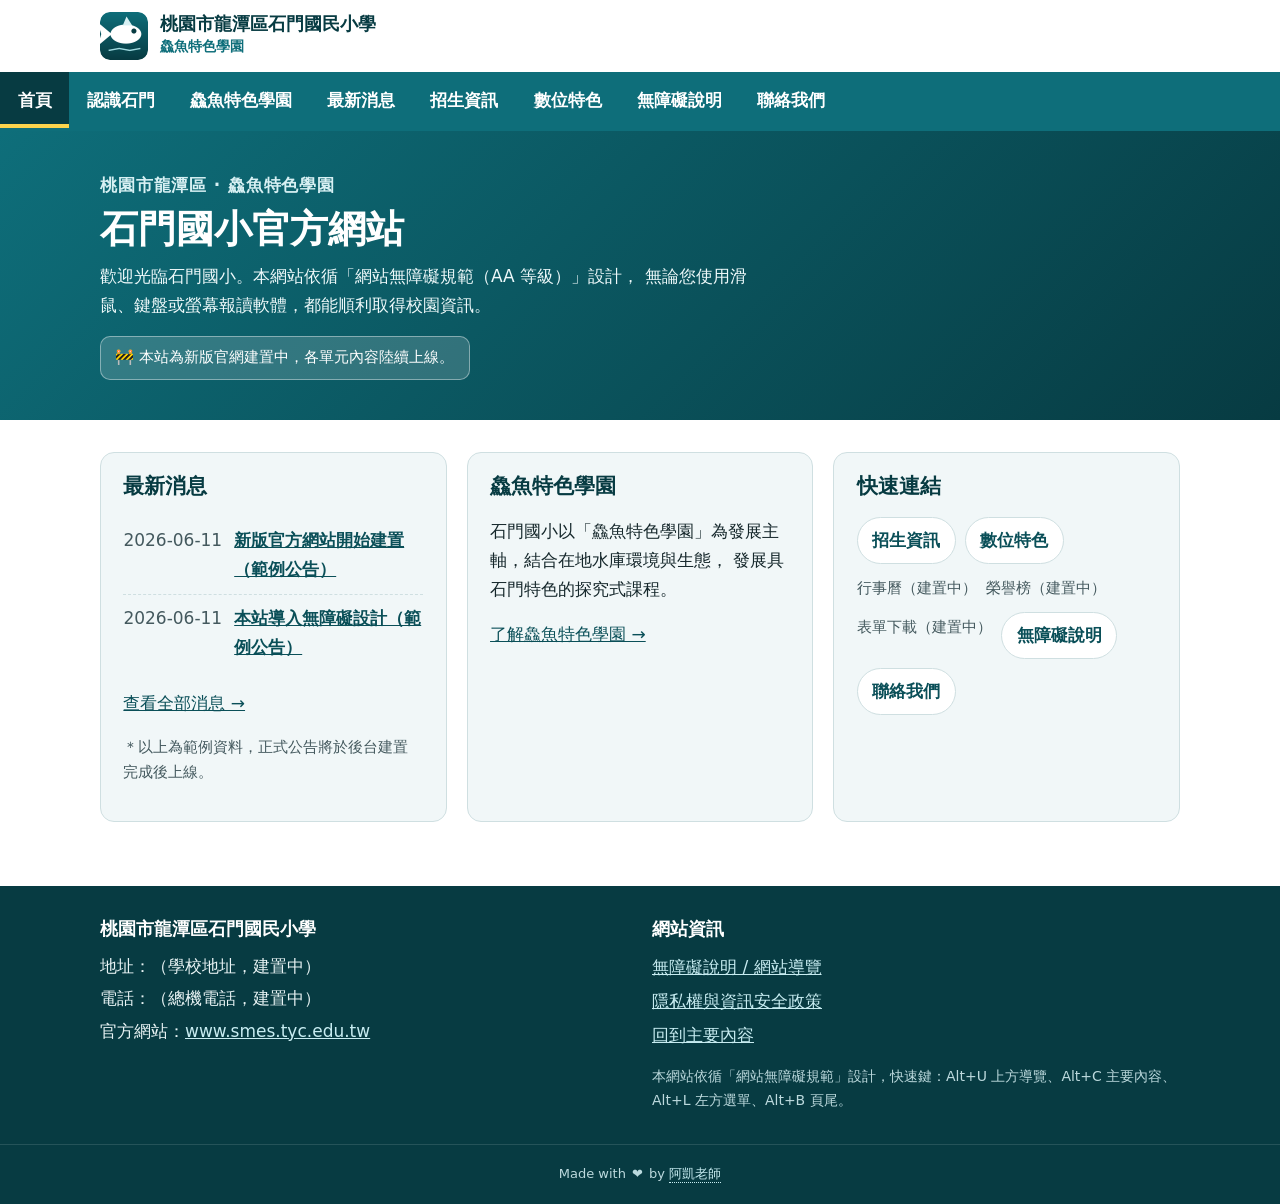
<file: index.html>
<!DOCTYPE html>
<html lang="zh-Hant">
<head>
  <meta charset="UTF-8" />
  <meta name="viewport" content="width=device-width, initial-scale=1.0" />
  <title>桃園市龍潭區石門國民小學｜鱻魚特色學園</title>
  <meta name="description" content="桃園市龍潭區石門國民小學官方網站。鱻魚特色學園，提供最新消息、招生資訊、校園活動與行政服務。本網站依循網站無障礙規範設計。" />
  <meta name="author" content="桃園市龍潭區石門國民小學" />
  <meta name="theme-color" content="#0e6e7a" />
  <link rel="canonical" href="https://www.smes.tyc.edu.tw/" />

  <!-- favicon / app icon / PWA -->
  <link rel="icon" href="favicon.ico" sizes="any" />
  <link rel="icon" type="image/svg+xml" href="favicon.svg" />
  <link rel="apple-touch-icon" href="apple-touch-icon.png" />
  <link rel="manifest" href="manifest.webmanifest" />

  <!-- Open Graph / 社群分享 -->
  <meta property="og:type" content="website" />
  <meta property="og:site_name" content="桃園市龍潭區石門國民小學" />
  <meta property="og:title" content="桃園市龍潭區石門國民小學｜鱻魚特色學園" />
  <meta property="og:description" content="石門國小官方網站：最新消息、招生資訊、校園活動與行政服務。依循網站無障礙規範設計。" />
  <meta property="og:image" content="assets/og.png" />
  <meta property="og:locale" content="zh_TW" />
  <meta name="twitter:card" content="summary_large_image" />

  <link rel="stylesheet" href="css/style.css" />
</head>
<body>

  <!-- ===== 無障礙：跳過區塊連結（WCAG 2.4.1） ===== -->
  <a class="skip-link" href="#main">跳至主要內容</a>

  <!-- ===== 無障礙：內容定位點與快速鍵（政府網站慣例） ===== -->
  <nav class="accesskey-area" aria-label="網頁快速鍵">
    <a id="ak-u" href="#nav" accesskey="U" title="上方導覽連結區，快速鍵 Alt+U">:::</a>
    <a id="ak-c" href="#main" accesskey="C" title="中央主要內容區，快速鍵 Alt+C">:::</a>
    <a id="ak-b" href="#footer" accesskey="B" title="下方頁尾資訊區，快速鍵 Alt+B">:::</a>
  </nav>

  <!-- ===== 頁首 ===== -->
  <header class="site-header">
    <div class="container site-header__inner">
      <a class="brand" href="index.html" aria-label="石門國小首頁">
        <img class="brand__logo" src="assets/icon-192.png" width="48" height="48"
             alt="石門國小校徽" />
        <span class="brand__text">
          <span class="brand__name">桃園市龍潭區石門國民小學</span>
          <span class="brand__tagline">鱻魚特色學園</span>
        </span>
      </a>

      <button class="nav-toggle" type="button" aria-expanded="false" aria-controls="nav"
              aria-label="開啟主選單">
        <span class="nav-toggle__bar" aria-hidden="true"></span>
        <span class="nav-toggle__bar" aria-hidden="true"></span>
        <span class="nav-toggle__bar" aria-hidden="true"></span>
        <span class="nav-toggle__label">選單</span>
      </button>
    </div>

    <nav id="nav" class="main-nav" aria-label="主選單">
      <ul class="container main-nav__list">
        <li><a href="index.html" aria-current="page">首頁</a></li>
        <li><a href="about.html">認識石門</a></li>
        <li><a href="feature.html">鱻魚特色學園</a></li>
        <li><a href="news.html">最新消息</a></li>
        <li><a href="admission.html">招生資訊</a></li>
        <li><a href="digital.html">數位特色</a></li>
        <li><a href="accessibility.html">無障礙說明</a></li>
        <li><a href="#footer">聯絡我們</a></li>
      </ul>
    </nav>
  </header>

  <!-- ===== 主要內容 ===== -->
  <main id="main" class="main">

    <section class="hero" aria-labelledby="hero-title">
      <div class="container">
        <p class="hero__eyebrow">桃園市龍潭區 · 鱻魚特色學園</p>
        <h1 id="hero-title" class="hero__title">石門國小官方網站</h1>
        <p class="hero__lead">
          歡迎光臨石門國小。本網站依循「網站無障礙規範（AA 等級）」設計，
          無論您使用滑鼠、鍵盤或螢幕報讀軟體，都能順利取得校園資訊。
        </p>
        <p class="hero__note" role="note">
          🚧 本站為新版官網建置中，各單元內容陸續上線。
        </p>
      </div>
    </section>

    <div class="container layout">

      <!-- 最新消息 -->
      <section class="card" aria-labelledby="news-title">
        <h2 id="news-title">最新消息</h2>
        <ul class="news-list">
          <li class="news-list__item">
            <span class="news-list__date"><time datetime="2026-06-11">2026-06-11</time></span>
            <a class="news-list__link" href="news-article.html">新版官方網站開始建置（範例公告）</a>
          </li>
          <li class="news-list__item">
            <span class="news-list__date"><time datetime="2026-06-11">2026-06-11</time></span>
            <a class="news-list__link" href="news-article.html">本站導入無障礙設計（範例公告）</a>
          </li>
        </ul>
        <p><a href="news.html">查看全部消息 →</a></p>
        <p class="muted">＊以上為範例資料，正式公告將於後台建置完成後上線。</p>
      </section>

      <!-- 特色學園 -->
      <section class="card" aria-labelledby="feature-title">
        <h2 id="feature-title">鱻魚特色學園</h2>
        <p>
          石門國小以「鱻魚特色學園」為發展主軸，結合在地水庫環境與生態，
          發展具石門特色的探究式課程。
        </p>
        <p><a href="feature.html">了解鱻魚特色學園 →</a></p>
      </section>

      <!-- 快速連結 -->
      <section class="card" aria-labelledby="quick-title">
        <h2 id="quick-title">快速連結</h2>
        <ul class="quicklinks">
          <li><a href="admission.html">招生資訊</a></li>
          <li><a href="digital.html">數位特色</a></li>
          <li><span class="muted">行事曆（建置中）</span></li>
          <li><span class="muted">榮譽榜（建置中）</span></li>
          <li><span class="muted">表單下載（建置中）</span></li>
          <li><a href="accessibility.html">無障礙說明</a></li>
          <li><a href="#footer">聯絡我們</a></li>
        </ul>
      </section>

    </div>
  </main>

  <!-- ===== 頁尾 ===== -->
  <footer id="footer" class="site-footer">
    <div class="container site-footer__grid">

      <div class="site-footer__col">
        <h2 class="site-footer__heading">桃園市龍潭區石門國民小學</h2>
        <address class="site-footer__contact">
          地址：（學校地址，建置中）<br />
          電話：（總機電話，建置中）<br />
          官方網站：<a href="https://www.smes.tyc.edu.tw/">www.smes.tyc.edu.tw</a>
        </address>
      </div>

      <div class="site-footer__col">
        <h2 class="site-footer__heading">網站資訊</h2>
        <ul class="site-footer__links">
          <li><a href="accessibility.html">無障礙說明 / 網站導覽</a></li>
          <li><a href="privacy.html">隱私權與資訊安全政策</a></li>
          <li><a href="#main">回到主要內容</a></li>
        </ul>
        <p class="site-footer__a11y-note">
          本網站依循「網站無障礙規範」設計，快速鍵：Alt+U 上方導覽、Alt+C 主要內容、Alt+L 左方選單、Alt+B 頁尾。
        </p>
      </div>

    </div>

    <!-- 作者署名 -->
    <div class="site-credit">
      Made with <span class="site-credit__heart" aria-label="愛心">❤️</span> by
      <a
        href="https://www.smes.tyc.edu.tw/modules/school/index.php?department_id=2&zone_id=0&page_id=2&content_id=11&type=news&from_op=all_news#a5"
        target="_blank"
        rel="noopener noreferrer"
        class="site-credit__author"
      >阿凱老師</a>
    </div>
  </footer>

  <script src="js/main.js"></script>

  <!-- ===== Service Worker 註冊 + 更新通知 ===== -->
  <script>
  (function(){
    if(!('serviceWorker' in navigator)) return;
    var APP_VERSION='2026.06.12-1';   // 與 sw.js 同步（bump-version.ps1 會一起改）
    var reloaded=false;
    function showBar(waiting){
      if(document.getElementById('sw-update-bar')) return;
      var s=document.createElement('style');
      s.textContent='#sw-update-bar{position:fixed;left:50%;bottom:20px;transform:translateX(-50%);z-index:9999;display:flex;align-items:center;gap:12px;background:#0a4f58;color:#fff;padding:12px 16px;border-radius:14px;box-shadow:0 14px 34px -10px rgba(0,0,0,.55);font:14.5px system-ui,sans-serif;max-width:calc(100vw - 28px)}#sw-update-bar button{cursor:pointer;border:none;border-radius:9px;font-weight:700;font:inherit}#sw-go{background:linear-gradient(135deg,#fcd34d,#fb923c);color:#3b2a00;padding:8px 15px}#sw-x{background:transparent;color:#cfe6ea;padding:6px 9px}';
      document.head.appendChild(s);
      var b=document.createElement('div'); b.id='sw-update-bar'; b.setAttribute('role','status');
      b.innerHTML='<span>✦ 網站有新版本</span><button id="sw-go">重新整理載入</button><button id="sw-x" aria-label="關閉通知">✕</button>';
      document.body.appendChild(b);
      document.getElementById('sw-x').onclick=function(){ b.remove(); };
      document.getElementById('sw-go').onclick=function(){ waiting ? waiting.postMessage({type:'SKIP_WAITING'}) : location.reload(); };
    }
    navigator.serviceWorker.register('sw.js',{updateViaCache:'none'}).then(function(reg){
      if(reg.waiting && navigator.serviceWorker.controller) showBar(reg.waiting);
      reg.addEventListener('updatefound',function(){
        var nw=reg.installing; if(!nw) return;
        nw.addEventListener('statechange',function(){
          if(nw.state==='installed' && navigator.serviceWorker.controller) showBar(reg.waiting||nw);
        });
      });
      setInterval(function(){ reg.update().catch(function(){}); }, 60000);
    }).catch(function(){});
    navigator.serviceWorker.addEventListener('controllerchange',function(){
      if(reloaded) return; reloaded=true; location.reload();
    });
    function checkVer(){ fetch('version.json?t='+Date.now(),{cache:'no-store'}).then(r=>r.json())
      .then(function(d){ if(d&&d.version&&d.version!==APP_VERSION) showBar(null); }).catch(function(){}); }
    ['focus','online','pageshow'].forEach(function(ev){ window.addEventListener(ev,checkVer); });
    document.addEventListener('visibilitychange',function(){ if(document.visibilityState==='visible') checkVer(); });
    setTimeout(checkVer,8000); setInterval(checkVer,180000);
  })();
  </script>
</body>
</html>
</file>
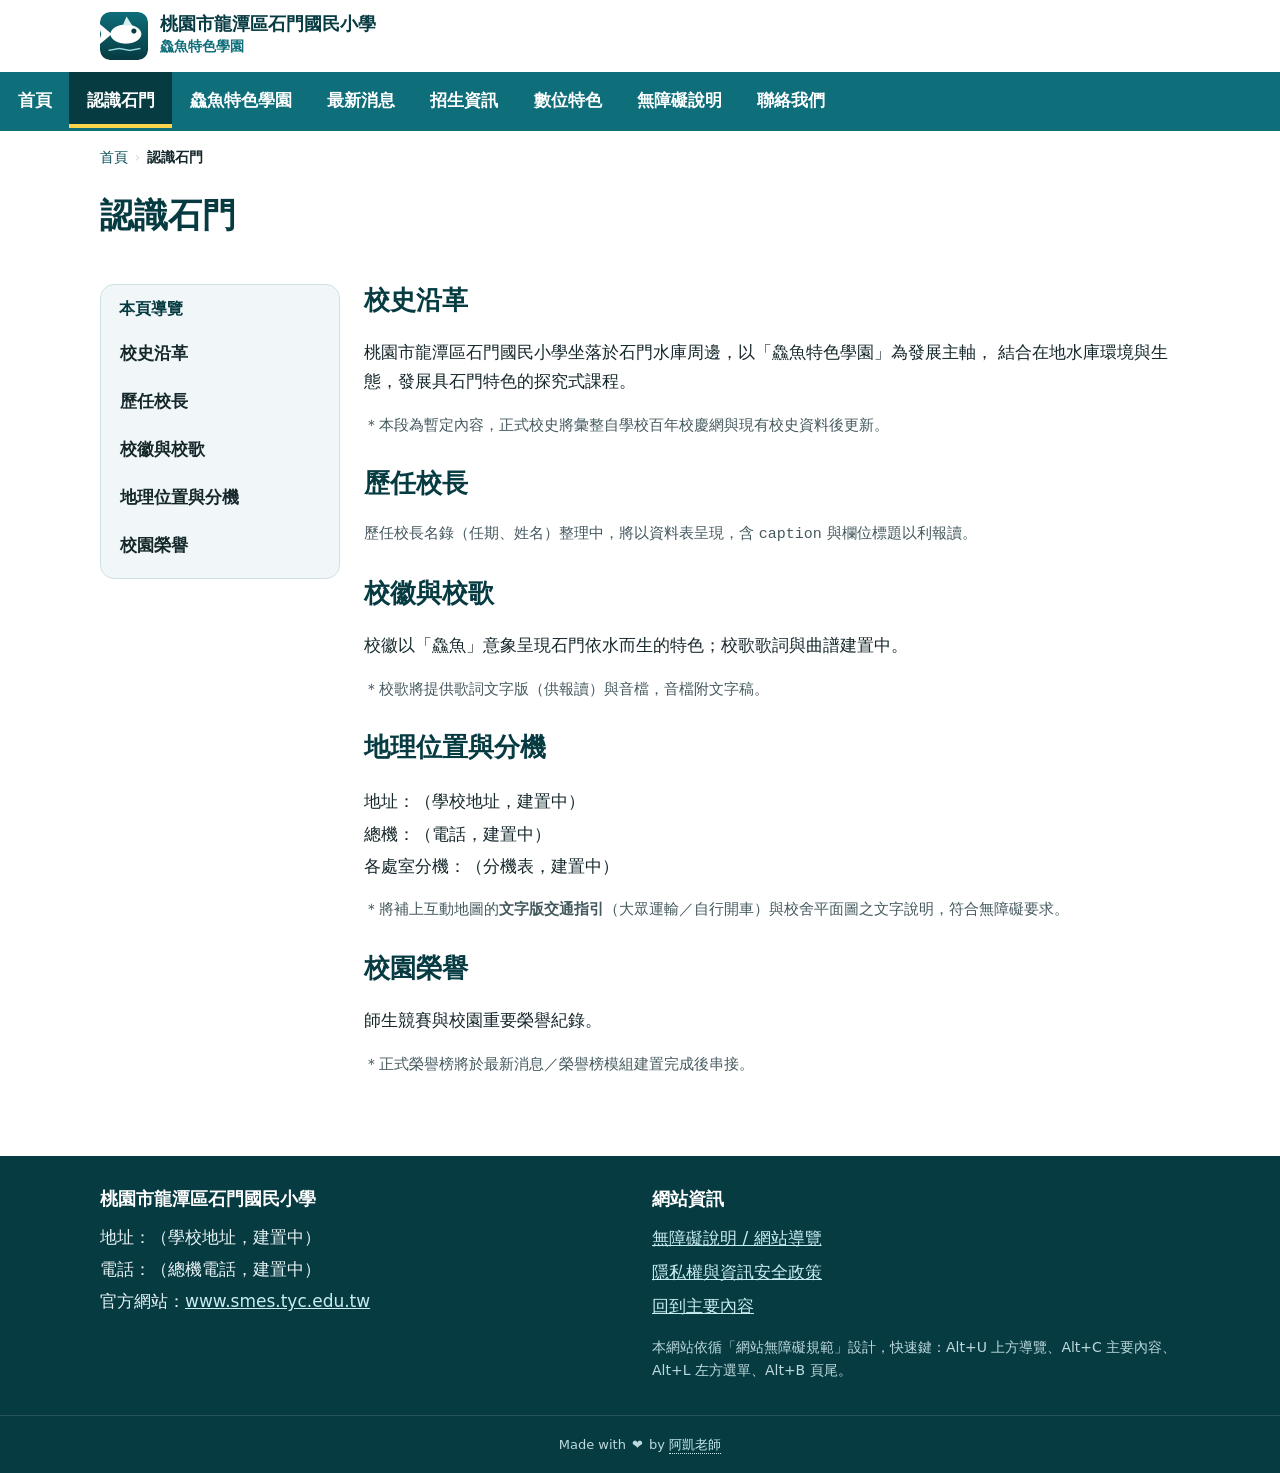
<file: about.html>
<!DOCTYPE html>
<html lang="zh-Hant">
<head>
  <meta charset="UTF-8" />
  <meta name="viewport" content="width=device-width, initial-scale=1.0" />
  <title>認識石門｜桃園市龍潭區石門國民小學</title>
  <meta name="description" content="認識桃園市龍潭區石門國民小學：校史沿革、歷任校長、校徽與校歌、地理位置與分機、校園榮譽。" />
  <meta name="theme-color" content="#0e6e7a" />
  <link rel="icon" href="favicon.ico" sizes="any" />
  <link rel="icon" type="image/svg+xml" href="favicon.svg" />
  <link rel="apple-touch-icon" href="apple-touch-icon.png" />
  <link rel="manifest" href="manifest.webmanifest" />
  <link rel="stylesheet" href="css/style.css" />
</head>
<body>

  <a class="skip-link" href="#main">跳至主要內容</a>

  <nav class="accesskey-area" aria-label="網頁快速鍵">
    <a id="ak-u" href="#nav" accesskey="U" title="上方導覽連結區，快速鍵 Alt+U">:::</a>
    <a id="ak-c" href="#main" accesskey="C" title="中央主要內容區，快速鍵 Alt+C">:::</a>
    <a id="ak-l" href="#sidenav" accesskey="L" title="左方區塊選單，快速鍵 Alt+L">:::</a>
    <a id="ak-b" href="#footer" accesskey="B" title="下方頁尾資訊區，快速鍵 Alt+B">:::</a>
  </nav>

  <header class="site-header">
    <div class="container site-header__inner">
      <a class="brand" href="index.html" aria-label="石門國小首頁">
        <img class="brand__logo" src="assets/icon-192.png" width="48" height="48" alt="石門國小校徽" />
        <span class="brand__text">
          <span class="brand__name">桃園市龍潭區石門國民小學</span>
          <span class="brand__tagline">鱻魚特色學園</span>
        </span>
      </a>
      <button class="nav-toggle" type="button" aria-expanded="false" aria-controls="nav" aria-label="開啟主選單">
        <span class="nav-toggle__bar" aria-hidden="true"></span>
        <span class="nav-toggle__bar" aria-hidden="true"></span>
        <span class="nav-toggle__bar" aria-hidden="true"></span>
        <span class="nav-toggle__label">選單</span>
      </button>
    </div>
    <nav id="nav" class="main-nav" aria-label="主選單">
      <ul class="container main-nav__list">
        <li><a href="index.html">首頁</a></li>
        <li><a href="about.html" aria-current="page">認識石門</a></li>
        <li><a href="feature.html">鱻魚特色學園</a></li>
        <li><a href="news.html">最新消息</a></li>
        <li><a href="admission.html">招生資訊</a></li>
        <li><a href="digital.html">數位特色</a></li>
        <li><a href="accessibility.html">無障礙說明</a></li>
        <li><a href="#footer">聯絡我們</a></li>
      </ul>
    </nav>
  </header>

  <main id="main" class="main">
    <div class="container">
      <nav class="breadcrumb" aria-label="麵包屑導覽">
        <ol>
          <li><a href="index.html">首頁</a></li>
          <li aria-current="page">認識石門</li>
        </ol>
      </nav>

      <h1>認識石門</h1>

      <div class="page">
        <nav class="sidenav" id="sidenav" aria-label="認識石門 區塊選單">
          <h2 class="sidenav__title">本頁導覽</h2>
          <ul>
            <li><a href="#history">校史沿革</a></li>
            <li><a href="#principals">歷任校長</a></li>
            <li><a href="#emblem">校徽與校歌</a></li>
            <li><a href="#location">地理位置與分機</a></li>
            <li><a href="#honor">校園榮譽</a></li>
          </ul>
        </nav>

        <div class="content">
          <section id="history" aria-labelledby="history-h">
            <h2 id="history-h">校史沿革</h2>
            <p>
              桃園市龍潭區石門國民小學坐落於石門水庫周邊，以「鱻魚特色學園」為發展主軸，
              結合在地水庫環境與生態，發展具石門特色的探究式課程。
            </p>
            <p class="muted">＊本段為暫定內容，正式校史將彙整自學校百年校慶網與現有校史資料後更新。</p>
          </section>

          <section id="principals" aria-labelledby="principals-h">
            <h2 id="principals-h">歷任校長</h2>
            <p class="muted">歷任校長名錄（任期、姓名）整理中，將以資料表呈現，含 <code>caption</code> 與欄位標題以利報讀。</p>
          </section>

          <section id="emblem" aria-labelledby="emblem-h">
            <h2 id="emblem-h">校徽與校歌</h2>
            <p>校徽以「鱻魚」意象呈現石門依水而生的特色；校歌歌詞與曲譜建置中。</p>
            <p class="muted">＊校歌將提供歌詞文字版（供報讀）與音檔，音檔附文字稿。</p>
          </section>

          <section id="location" aria-labelledby="location-h">
            <h2 id="location-h">地理位置與分機</h2>
            <address class="site-footer__contact" style="font-style:normal">
              地址：（學校地址，建置中）<br />
              總機：（電話，建置中）<br />
              各處室分機：（分機表，建置中）
            </address>
            <p class="muted">＊將補上互動地圖的<strong>文字版交通指引</strong>（大眾運輸／自行開車）與校舍平面圖之文字說明，符合無障礙要求。</p>
          </section>

          <section id="honor" aria-labelledby="honor-h">
            <h2 id="honor-h">校園榮譽</h2>
            <p>師生競賽與校園重要榮譽紀錄。</p>
            <p class="muted">＊正式榮譽榜將於最新消息／榮譽榜模組建置完成後串接。</p>
          </section>
        </div>
      </div>
    </div>
  </main>

  <footer id="footer" class="site-footer">
    <div class="container site-footer__grid">
      <div class="site-footer__col">
        <h2 class="site-footer__heading">桃園市龍潭區石門國民小學</h2>
        <address class="site-footer__contact">
          地址：（學校地址，建置中）<br />
          電話：（總機電話，建置中）<br />
          官方網站：<a href="https://www.smes.tyc.edu.tw/">www.smes.tyc.edu.tw</a>
        </address>
      </div>
      <div class="site-footer__col">
        <h2 class="site-footer__heading">網站資訊</h2>
        <ul class="site-footer__links">
          <li><a href="accessibility.html">無障礙說明 / 網站導覽</a></li>
          <li><a href="privacy.html">隱私權與資訊安全政策</a></li>
          <li><a href="#main">回到主要內容</a></li>
        </ul>
        <p class="site-footer__a11y-note">
          本網站依循「網站無障礙規範」設計，快速鍵：Alt+U 上方導覽、Alt+C 主要內容、Alt+L 左方選單、Alt+B 頁尾。
        </p>
      </div>
    </div>
    <div class="site-credit">
      Made with <span class="site-credit__heart" aria-label="愛心">❤️</span> by
      <a
        href="https://www.smes.tyc.edu.tw/modules/school/index.php?department_id=2&zone_id=0&page_id=2&content_id=11&type=news&from_op=all_news#a5"
        target="_blank"
        rel="noopener noreferrer"
        class="site-credit__author"
      >阿凱老師</a>
    </div>
  </footer>

  <script src="js/main.js"></script>
</body>
</html>
</file>
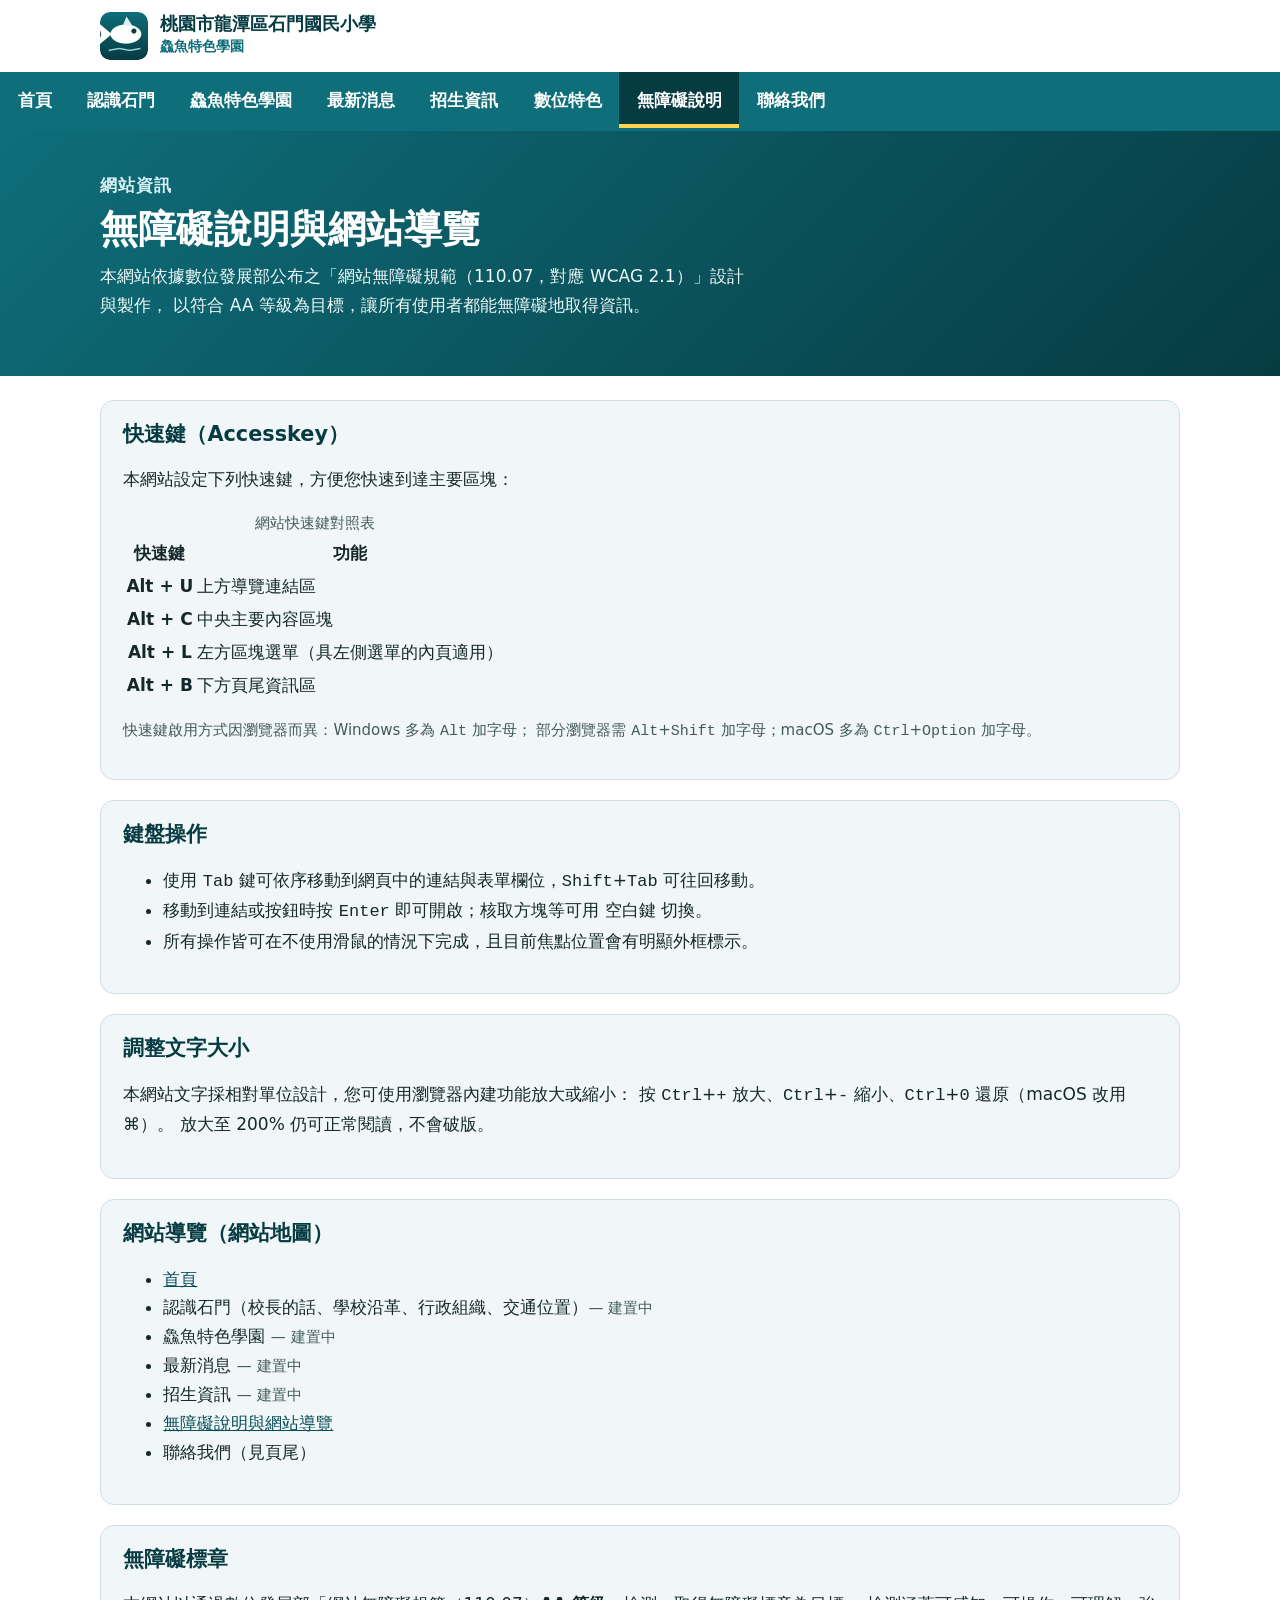
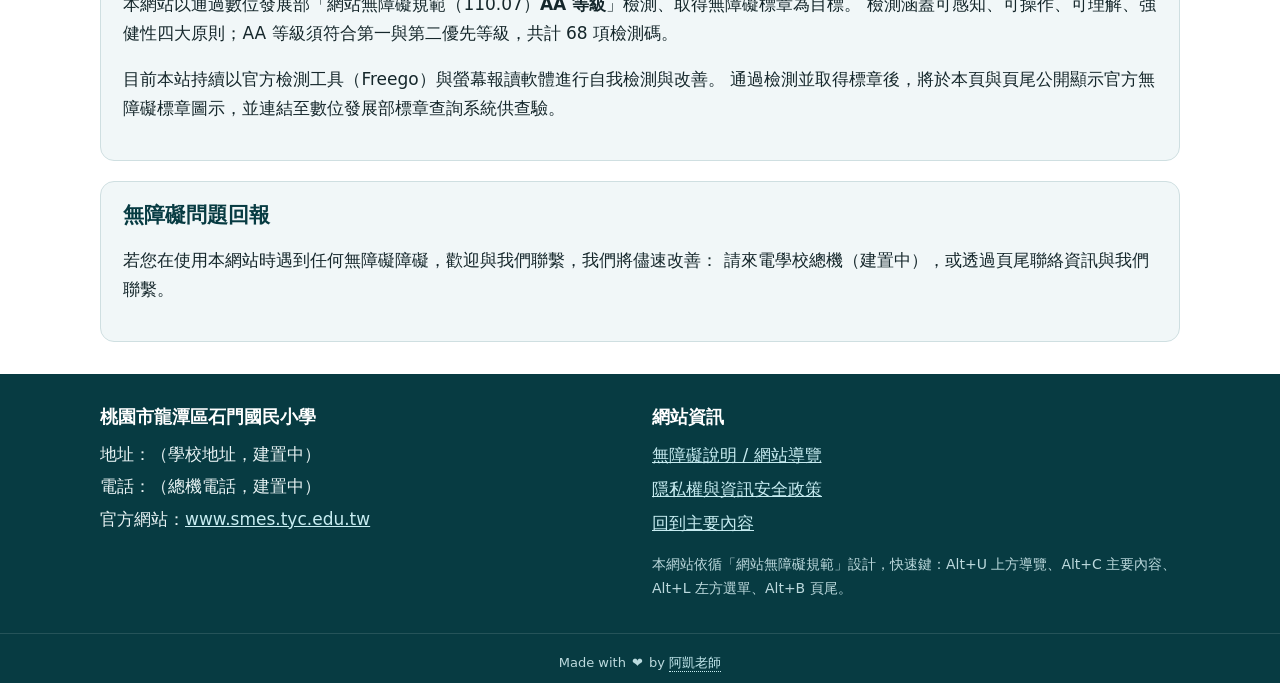
<file: accessibility.html>
<!DOCTYPE html>
<html lang="zh-Hant">
<head>
  <meta charset="UTF-8" />
  <meta name="viewport" content="width=device-width, initial-scale=1.0" />
  <title>無障礙說明與網站導覽｜桃園市龍潭區石門國民小學</title>
  <meta name="description" content="石門國小官方網站無障礙說明與網站導覽：快速鍵、鍵盤操作、字級調整與網站地圖。" />
  <meta name="theme-color" content="#0e6e7a" />
  <link rel="icon" href="favicon.ico" sizes="any" />
  <link rel="icon" type="image/svg+xml" href="favicon.svg" />
  <link rel="apple-touch-icon" href="apple-touch-icon.png" />
  <link rel="manifest" href="manifest.webmanifest" />
  <link rel="stylesheet" href="css/style.css" />
</head>
<body>

  <a class="skip-link" href="#main">跳至主要內容</a>

  <nav class="accesskey-area" aria-label="網頁快速鍵">
    <a id="ak-u" href="#nav" accesskey="U" title="上方導覽連結區，快速鍵 Alt+U">:::</a>
    <a id="ak-c" href="#main" accesskey="C" title="中央主要內容區，快速鍵 Alt+C">:::</a>
    <a id="ak-b" href="#footer" accesskey="B" title="下方頁尾資訊區，快速鍵 Alt+B">:::</a>
  </nav>

  <header class="site-header">
    <div class="container site-header__inner">
      <a class="brand" href="index.html" aria-label="石門國小首頁">
        <img class="brand__logo" src="assets/icon-192.png" width="48" height="48" alt="石門國小校徽" />
        <span class="brand__text">
          <span class="brand__name">桃園市龍潭區石門國民小學</span>
          <span class="brand__tagline">鱻魚特色學園</span>
        </span>
      </a>
      <button class="nav-toggle" type="button" aria-expanded="false" aria-controls="nav" aria-label="開啟主選單">
        <span class="nav-toggle__bar" aria-hidden="true"></span>
        <span class="nav-toggle__bar" aria-hidden="true"></span>
        <span class="nav-toggle__bar" aria-hidden="true"></span>
        <span class="nav-toggle__label">選單</span>
      </button>
    </div>
    <nav id="nav" class="main-nav" aria-label="主選單">
      <ul class="container main-nav__list">
        <li><a href="index.html">首頁</a></li>
        <li><a href="about.html">認識石門</a></li>
        <li><a href="feature.html">鱻魚特色學園</a></li>
        <li><a href="news.html">最新消息</a></li>
        <li><a href="admission.html">招生資訊</a></li>
        <li><a href="digital.html">數位特色</a></li>
        <li><a href="accessibility.html" aria-current="page">無障礙說明</a></li>
        <li><a href="#footer">聯絡我們</a></li>
      </ul>
    </nav>
  </header>

  <main id="main" class="main">
    <section class="hero" aria-labelledby="a11y-title">
      <div class="container">
        <p class="hero__eyebrow">網站資訊</p>
        <h1 id="a11y-title" class="hero__title">無障礙說明與網站導覽</h1>
        <p class="hero__lead">
          本網站依據數位發展部公布之「網站無障礙規範（110.07，對應 WCAG 2.1）」設計與製作，
          以符合 AA 等級為目標，讓所有使用者都能無障礙地取得資訊。
        </p>
      </div>
    </section>

    <div class="container">

      <section class="card" aria-labelledby="ak-title" style="margin-top:1.5rem">
        <h2 id="ak-title">快速鍵（Accesskey）</h2>
        <p>本網站設定下列快速鍵，方便您快速到達主要區塊：</p>
        <table>
          <caption class="muted">網站快速鍵對照表</caption>
          <thead>
            <tr><th scope="col">快速鍵</th><th scope="col">功能</th></tr>
          </thead>
          <tbody>
            <tr><th scope="row">Alt + U</th><td>上方導覽連結區</td></tr>
            <tr><th scope="row">Alt + C</th><td>中央主要內容區塊</td></tr>
            <tr><th scope="row">Alt + L</th><td>左方區塊選單（具左側選單的內頁適用）</td></tr>
            <tr><th scope="row">Alt + B</th><td>下方頁尾資訊區</td></tr>
          </tbody>
        </table>
        <p class="muted">
          快速鍵啟用方式因瀏覽器而異：Windows 多為 <kbd>Alt</kbd> 加字母；
          部分瀏覽器需 <kbd>Alt</kbd>+<kbd>Shift</kbd> 加字母；macOS 多為 <kbd>Ctrl</kbd>+<kbd>Option</kbd> 加字母。
        </p>
      </section>

      <section class="card" aria-labelledby="kb-title" style="margin-top:1.25rem">
        <h2 id="kb-title">鍵盤操作</h2>
        <ul>
          <li>使用 <kbd>Tab</kbd> 鍵可依序移動到網頁中的連結與表單欄位，<kbd>Shift</kbd>+<kbd>Tab</kbd> 可往回移動。</li>
          <li>移動到連結或按鈕時按 <kbd>Enter</kbd> 即可開啟；核取方塊等可用 <kbd>空白鍵</kbd> 切換。</li>
          <li>所有操作皆可在不使用滑鼠的情況下完成，且目前焦點位置會有明顯外框標示。</li>
        </ul>
      </section>

      <section class="card" aria-labelledby="font-title" style="margin-top:1.25rem">
        <h2 id="font-title">調整文字大小</h2>
        <p>
          本網站文字採相對單位設計，您可使用瀏覽器內建功能放大或縮小：
          按 <kbd>Ctrl</kbd>+<kbd>+</kbd> 放大、<kbd>Ctrl</kbd>+<kbd>-</kbd> 縮小、<kbd>Ctrl</kbd>+<kbd>0</kbd> 還原（macOS 改用 <kbd>⌘</kbd>）。
          放大至 200% 仍可正常閱讀，不會破版。
        </p>
      </section>

      <section class="card" aria-labelledby="map-title" style="margin-top:1.25rem">
        <h2 id="map-title">網站導覽（網站地圖）</h2>
        <ul>
          <li><a href="index.html">首頁</a></li>
          <li>認識石門（校長的話、學校沿革、行政組織、交通位置）<span class="muted">— 建置中</span></li>
          <li>鱻魚特色學園 <span class="muted">— 建置中</span></li>
          <li>最新消息 <span class="muted">— 建置中</span></li>
          <li>招生資訊 <span class="muted">— 建置中</span></li>
          <li><a href="accessibility.html">無障礙說明與網站導覽</a></li>
          <li>聯絡我們（見頁尾）</li>
        </ul>
      </section>

      <section class="card" aria-labelledby="badge-title" style="margin-top:1.25rem">
        <h2 id="badge-title">無障礙標章</h2>
        <p>
          本網站以通過數位發展部「網站無障礙規範（110.07）<strong>AA 等級</strong>」檢測、取得無障礙標章為目標。
          檢測涵蓋可感知、可操作、可理解、強健性四大原則；AA 等級須符合第一與第二優先等級，共計 68 項檢測碼。
        </p>
        <p>
          目前本站持續以官方檢測工具（Freego）與螢幕報讀軟體進行自我檢測與改善。
          通過檢測並取得標章後，將於本頁與頁尾公開顯示官方無障礙標章圖示，並連結至數位發展部標章查詢系統供查驗。
        </p>
      </section>

      <section class="card" aria-labelledby="contact-title" style="margin:1.25rem 0 1.5rem">
        <h2 id="contact-title">無障礙問題回報</h2>
        <p>
          若您在使用本網站時遇到任何無障礙障礙，歡迎與我們聯繫，我們將儘速改善：
          請來電學校總機（建置中），或透過頁尾聯絡資訊與我們聯繫。
        </p>
      </section>

    </div>
  </main>

  <footer id="footer" class="site-footer">
    <div class="container site-footer__grid">
      <div class="site-footer__col">
        <h2 class="site-footer__heading">桃園市龍潭區石門國民小學</h2>
        <address class="site-footer__contact">
          地址：（學校地址，建置中）<br />
          電話：（總機電話，建置中）<br />
          官方網站：<a href="https://www.smes.tyc.edu.tw/">www.smes.tyc.edu.tw</a>
        </address>
      </div>
      <div class="site-footer__col">
        <h2 class="site-footer__heading">網站資訊</h2>
        <ul class="site-footer__links">
          <li><a href="accessibility.html">無障礙說明 / 網站導覽</a></li>
          <li><a href="privacy.html">隱私權與資訊安全政策</a></li>
          <li><a href="#main">回到主要內容</a></li>
        </ul>
        <p class="site-footer__a11y-note">
          本網站依循「網站無障礙規範」設計，快速鍵：Alt+U 上方導覽、Alt+C 主要內容、Alt+L 左方選單、Alt+B 頁尾。
        </p>
      </div>
    </div>
    <div class="site-credit">
      Made with <span class="site-credit__heart" aria-label="愛心">❤️</span> by
      <a
        href="https://www.smes.tyc.edu.tw/modules/school/index.php?department_id=2&zone_id=0&page_id=2&content_id=11&type=news&from_op=all_news#a5"
        target="_blank"
        rel="noopener noreferrer"
        class="site-credit__author"
      >阿凱老師</a>
    </div>
  </footer>

  <script src="js/main.js"></script>
</body>
</html>
</file>
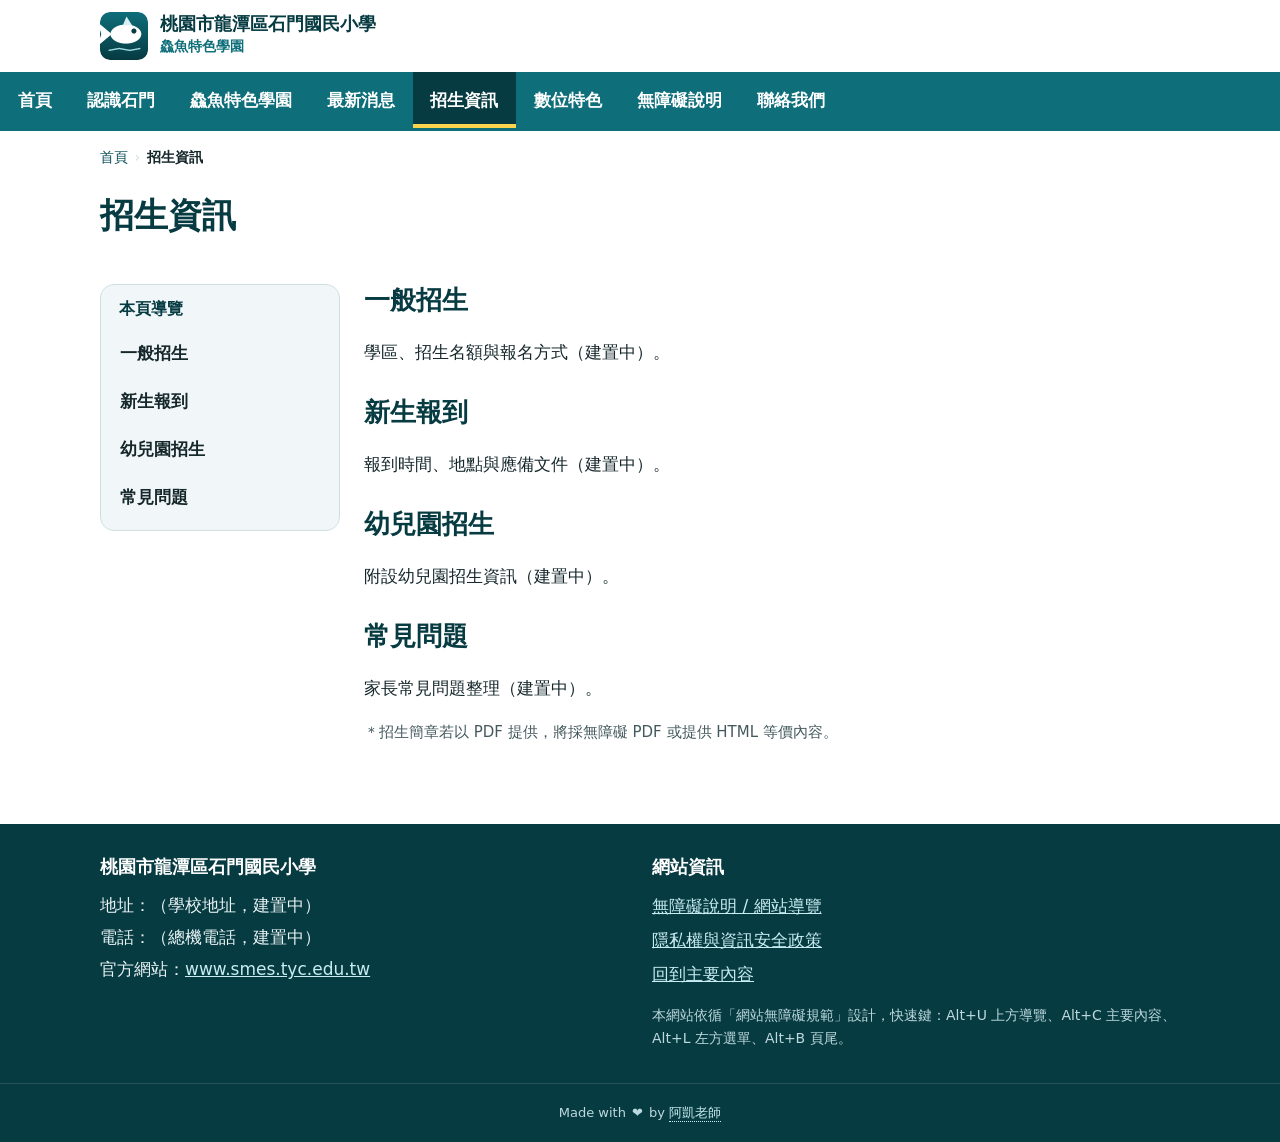
<file: admission.html>
<!DOCTYPE html>
<html lang="zh-Hant">
<head>
  <meta charset="UTF-8" />
  <meta name="viewport" content="width=device-width, initial-scale=1.0" />
  <title>招生資訊｜桃園市龍潭區石門國民小學</title>
  <meta name="description" content="石門國小招生資訊：一般招生、新生報到、幼兒園招生與常見問題。" />
  <meta name="theme-color" content="#0e6e7a" />
  <link rel="canonical" href="https://www.smes.tyc.edu.tw/" />
  <link rel="icon" href="favicon.ico" sizes="any" />
  <link rel="icon" type="image/svg+xml" href="favicon.svg" />
  <link rel="apple-touch-icon" href="apple-touch-icon.png" />
  <link rel="manifest" href="manifest.webmanifest" />
  <meta property="og:type" content="website" />
  <meta property="og:site_name" content="桃園市龍潭區石門國民小學" />
  <meta property="og:title" content="招生資訊｜桃園市龍潭區石門國民小學" />
  <meta property="og:description" content="石門國小招生資訊：一般招生、新生報到、幼兒園招生與常見問題。" />
  <meta property="og:image" content="assets/og.png" />
  <meta property="og:locale" content="zh_TW" />
  <meta name="twitter:card" content="summary_large_image" />
  <link rel="stylesheet" href="css/style.css" />
</head>
<body>

  <a class="skip-link" href="#main">跳至主要內容</a>

  <nav class="accesskey-area" aria-label="網頁快速鍵">
    <a id="ak-u" href="#nav" accesskey="U" title="上方導覽連結區，快速鍵 Alt+U">:::</a>
    <a id="ak-c" href="#main" accesskey="C" title="中央主要內容區，快速鍵 Alt+C">:::</a>
    <a id="ak-l" href="#sidenav" accesskey="L" title="左方區塊選單，快速鍵 Alt+L">:::</a>
    <a id="ak-b" href="#footer" accesskey="B" title="下方頁尾資訊區，快速鍵 Alt+B">:::</a>
  </nav>

  <header class="site-header">
    <div class="container site-header__inner">
      <a class="brand" href="index.html" aria-label="石門國小首頁">
        <img class="brand__logo" src="assets/icon-192.png" width="48" height="48" alt="石門國小校徽" />
        <span class="brand__text">
          <span class="brand__name">桃園市龍潭區石門國民小學</span>
          <span class="brand__tagline">鱻魚特色學園</span>
        </span>
      </a>
      <button class="nav-toggle" type="button" aria-expanded="false" aria-controls="nav" aria-label="開啟主選單">
        <span class="nav-toggle__bar" aria-hidden="true"></span>
        <span class="nav-toggle__bar" aria-hidden="true"></span>
        <span class="nav-toggle__bar" aria-hidden="true"></span>
        <span class="nav-toggle__label">選單</span>
      </button>
    </div>
    <nav id="nav" class="main-nav" aria-label="主選單">
      <ul class="container main-nav__list">
        <li><a href="index.html">首頁</a></li>
        <li><a href="about.html">認識石門</a></li>
        <li><a href="feature.html">鱻魚特色學園</a></li>
        <li><a href="news.html">最新消息</a></li>
        <li><a href="admission.html" aria-current="page">招生資訊</a></li>
        <li><a href="digital.html">數位特色</a></li>
        <li><a href="accessibility.html">無障礙說明</a></li>
        <li><a href="#footer">聯絡我們</a></li>
      </ul>
    </nav>
  </header>

  <main id="main" class="main">
    <div class="container">
      <nav class="breadcrumb" aria-label="麵包屑導覽">
        <ol>
          <li><a href="index.html">首頁</a></li>
          <li aria-current="page">招生資訊</li>
        </ol>
      </nav>

      <h1>招生資訊</h1>

      <div class="page">
        <nav class="sidenav" id="sidenav" aria-label="招生資訊 區塊選單">
          <h2 class="sidenav__title">本頁導覽</h2>
          <ul>
            <li><a href="#general">一般招生</a></li>
            <li><a href="#report">新生報到</a></li>
            <li><a href="#kindergarten">幼兒園招生</a></li>
            <li><a href="#faq">常見問題</a></li>
          </ul>
        </nav>
        <div class="content">
          <section id="general" aria-labelledby="general-h">
            <h2 id="general-h">一般招生</h2>
            <p>學區、招生名額與報名方式（建置中）。</p>
          </section>
          <section id="report" aria-labelledby="report-h">
            <h2 id="report-h">新生報到</h2>
            <p>報到時間、地點與應備文件（建置中）。</p>
          </section>
          <section id="kindergarten" aria-labelledby="kindergarten-h">
            <h2 id="kindergarten-h">幼兒園招生</h2>
            <p>附設幼兒園招生資訊（建置中）。</p>
          </section>
          <section id="faq" aria-labelledby="faq-h">
            <h2 id="faq-h">常見問題</h2>
            <p>家長常見問題整理（建置中）。</p>
            <p class="muted">＊招生簡章若以 PDF 提供，將採無障礙 PDF 或提供 HTML 等價內容。</p>
          </section>
        </div>
      </div>
    </div>
  </main>

  <footer id="footer" class="site-footer">
    <div class="container site-footer__grid">
      <div class="site-footer__col">
        <h2 class="site-footer__heading">桃園市龍潭區石門國民小學</h2>
        <address class="site-footer__contact">
          地址：（學校地址，建置中）<br />
          電話：（總機電話，建置中）<br />
          官方網站：<a href="https://www.smes.tyc.edu.tw/">www.smes.tyc.edu.tw</a>
        </address>
      </div>
      <div class="site-footer__col">
        <h2 class="site-footer__heading">網站資訊</h2>
        <ul class="site-footer__links">
          <li><a href="accessibility.html">無障礙說明 / 網站導覽</a></li>
          <li><a href="privacy.html">隱私權與資訊安全政策</a></li>
          <li><a href="#main">回到主要內容</a></li>
        </ul>
        <p class="site-footer__a11y-note">
          本網站依循「網站無障礙規範」設計，快速鍵：Alt+U 上方導覽、Alt+C 主要內容、Alt+L 左方選單、Alt+B 頁尾。
        </p>
      </div>
    </div>
    <div class="site-credit">
      Made with <span class="site-credit__heart" aria-label="愛心">❤️</span> by
      <a href="https://www.smes.tyc.edu.tw/modules/school/index.php?department_id=2&zone_id=0&page_id=2&content_id=11&type=news&from_op=all_news#a5" target="_blank" rel="noopener noreferrer" class="site-credit__author">阿凱老師</a>
    </div>
  </footer>

  <script src="js/main.js"></script>
</body>
</html>
</file>
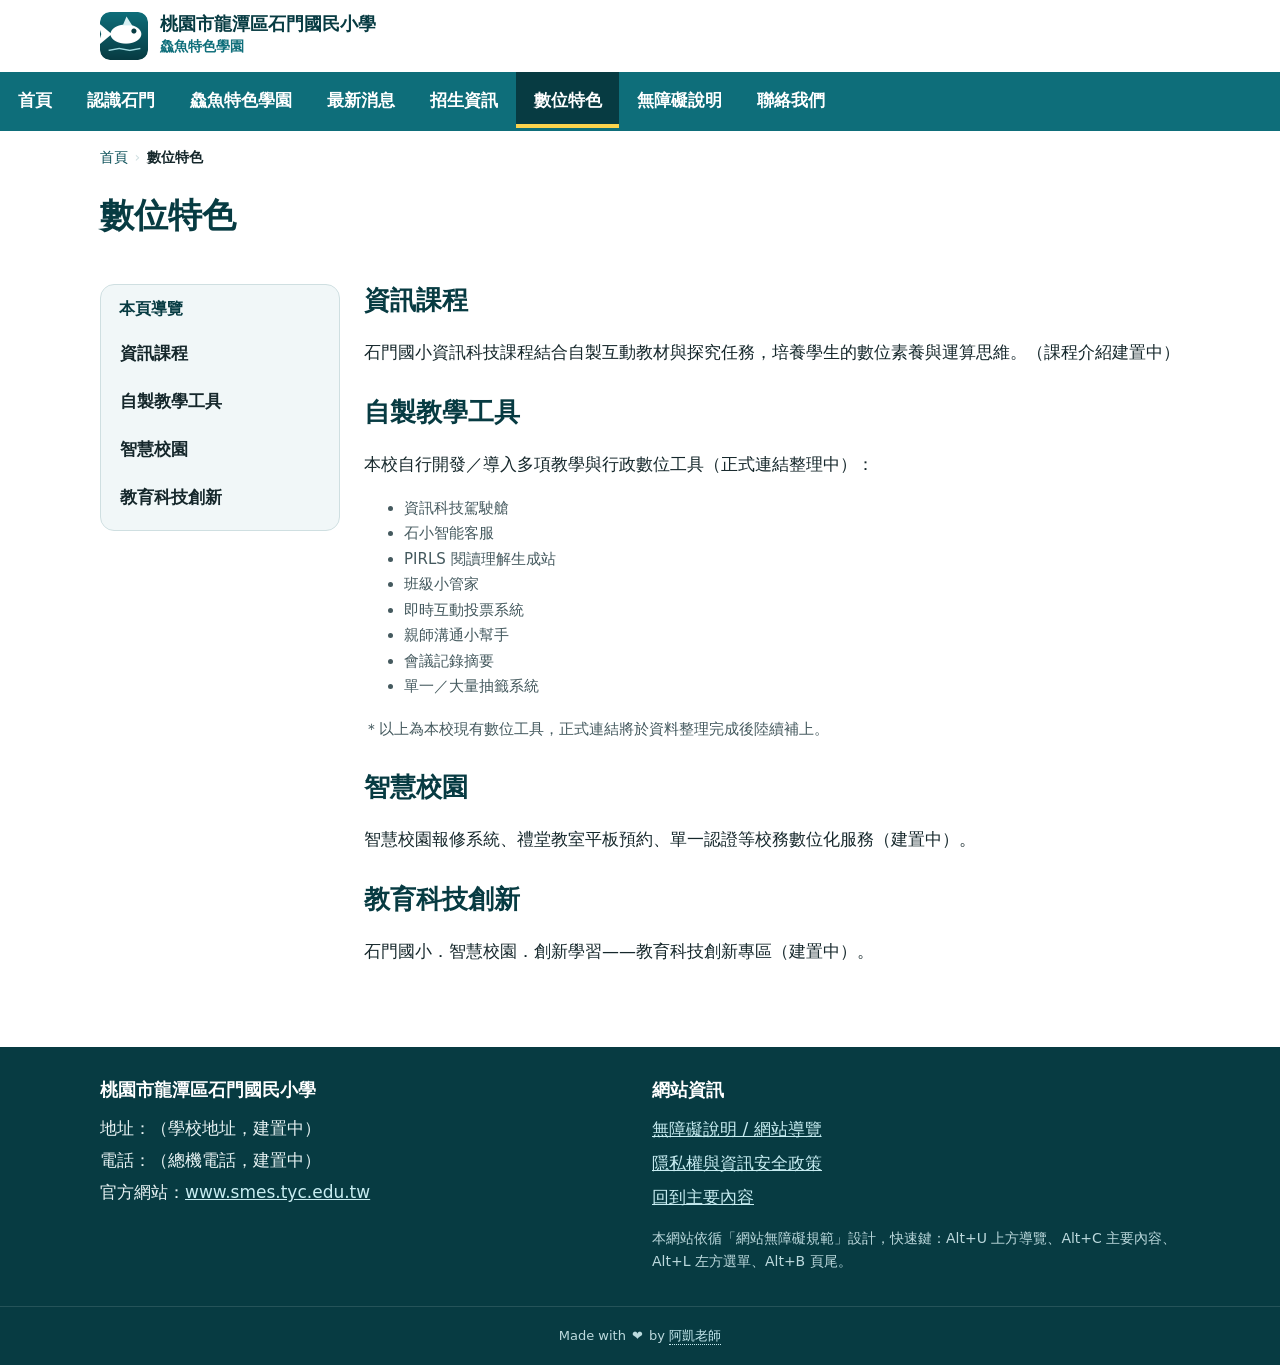
<file: digital.html>
<!DOCTYPE html>
<html lang="zh-Hant">
<head>
  <meta charset="UTF-8" />
  <meta name="viewport" content="width=device-width, initial-scale=1.0" />
  <title>數位特色｜桃園市龍潭區石門國民小學</title>
  <meta name="description" content="石門國小數位特色：資訊課程、自製教學工具、智慧校園與教育科技創新。" />
  <meta name="theme-color" content="#0e6e7a" />
  <link rel="canonical" href="https://www.smes.tyc.edu.tw/" />
  <link rel="icon" href="favicon.ico" sizes="any" />
  <link rel="icon" type="image/svg+xml" href="favicon.svg" />
  <link rel="apple-touch-icon" href="apple-touch-icon.png" />
  <link rel="manifest" href="manifest.webmanifest" />
  <meta property="og:type" content="website" />
  <meta property="og:site_name" content="桃園市龍潭區石門國民小學" />
  <meta property="og:title" content="數位特色｜桃園市龍潭區石門國民小學" />
  <meta property="og:description" content="石門國小數位特色：資訊課程、自製教學工具、智慧校園與教育科技創新。" />
  <meta property="og:image" content="assets/og.png" />
  <meta property="og:locale" content="zh_TW" />
  <meta name="twitter:card" content="summary_large_image" />
  <link rel="stylesheet" href="css/style.css" />
</head>
<body>

  <a class="skip-link" href="#main">跳至主要內容</a>

  <nav class="accesskey-area" aria-label="網頁快速鍵">
    <a id="ak-u" href="#nav" accesskey="U" title="上方導覽連結區，快速鍵 Alt+U">:::</a>
    <a id="ak-c" href="#main" accesskey="C" title="中央主要內容區，快速鍵 Alt+C">:::</a>
    <a id="ak-l" href="#sidenav" accesskey="L" title="左方區塊選單，快速鍵 Alt+L">:::</a>
    <a id="ak-b" href="#footer" accesskey="B" title="下方頁尾資訊區，快速鍵 Alt+B">:::</a>
  </nav>

  <header class="site-header">
    <div class="container site-header__inner">
      <a class="brand" href="index.html" aria-label="石門國小首頁">
        <img class="brand__logo" src="assets/icon-192.png" width="48" height="48" alt="石門國小校徽" />
        <span class="brand__text">
          <span class="brand__name">桃園市龍潭區石門國民小學</span>
          <span class="brand__tagline">鱻魚特色學園</span>
        </span>
      </a>
      <button class="nav-toggle" type="button" aria-expanded="false" aria-controls="nav" aria-label="開啟主選單">
        <span class="nav-toggle__bar" aria-hidden="true"></span>
        <span class="nav-toggle__bar" aria-hidden="true"></span>
        <span class="nav-toggle__bar" aria-hidden="true"></span>
        <span class="nav-toggle__label">選單</span>
      </button>
    </div>
    <nav id="nav" class="main-nav" aria-label="主選單">
      <ul class="container main-nav__list">
        <li><a href="index.html">首頁</a></li>
        <li><a href="about.html">認識石門</a></li>
        <li><a href="feature.html">鱻魚特色學園</a></li>
        <li><a href="news.html">最新消息</a></li>
        <li><a href="admission.html">招生資訊</a></li>
        <li><a href="digital.html" aria-current="page">數位特色</a></li>
        <li><a href="accessibility.html">無障礙說明</a></li>
        <li><a href="#footer">聯絡我們</a></li>
      </ul>
    </nav>
  </header>

  <main id="main" class="main">
    <div class="container">
      <nav class="breadcrumb" aria-label="麵包屑導覽">
        <ol>
          <li><a href="index.html">首頁</a></li>
          <li aria-current="page">數位特色</li>
        </ol>
      </nav>

      <h1>數位特色</h1>

      <div class="page">
        <nav class="sidenav" id="sidenav" aria-label="數位特色 區塊選單">
          <h2 class="sidenav__title">本頁導覽</h2>
          <ul>
            <li><a href="#course">資訊課程</a></li>
            <li><a href="#tools">自製教學工具</a></li>
            <li><a href="#smart">智慧校園</a></li>
            <li><a href="#innovation">教育科技創新</a></li>
          </ul>
        </nav>
        <div class="content">
          <section id="course" aria-labelledby="course-h">
            <h2 id="course-h">資訊課程</h2>
            <p>石門國小資訊科技課程結合自製互動教材與探究任務，培養學生的數位素養與運算思維。（課程介紹建置中）</p>
          </section>
          <section id="tools" aria-labelledby="tools-h">
            <h2 id="tools-h">自製教學工具</h2>
            <p>本校自行開發／導入多項教學與行政數位工具（正式連結整理中）：</p>
            <ul>
              <li class="muted">資訊科技駕駛艙</li>
              <li class="muted">石小智能客服</li>
              <li class="muted">PIRLS 閱讀理解生成站</li>
              <li class="muted">班級小管家</li>
              <li class="muted">即時互動投票系統</li>
              <li class="muted">親師溝通小幫手</li>
              <li class="muted">會議記錄摘要</li>
              <li class="muted">單一／大量抽籤系統</li>
            </ul>
            <p class="muted">＊以上為本校現有數位工具，正式連結將於資料整理完成後陸續補上。</p>
          </section>
          <section id="smart" aria-labelledby="smart-h">
            <h2 id="smart-h">智慧校園</h2>
            <p>智慧校園報修系統、禮堂教室平板預約、單一認證等校務數位化服務（建置中）。</p>
          </section>
          <section id="innovation" aria-labelledby="innovation-h">
            <h2 id="innovation-h">教育科技創新</h2>
            <p>石門國小．智慧校園．創新學習——教育科技創新專區（建置中）。</p>
          </section>
        </div>
      </div>
    </div>
  </main>

  <footer id="footer" class="site-footer">
    <div class="container site-footer__grid">
      <div class="site-footer__col">
        <h2 class="site-footer__heading">桃園市龍潭區石門國民小學</h2>
        <address class="site-footer__contact">
          地址：（學校地址，建置中）<br />
          電話：（總機電話，建置中）<br />
          官方網站：<a href="https://www.smes.tyc.edu.tw/">www.smes.tyc.edu.tw</a>
        </address>
      </div>
      <div class="site-footer__col">
        <h2 class="site-footer__heading">網站資訊</h2>
        <ul class="site-footer__links">
          <li><a href="accessibility.html">無障礙說明 / 網站導覽</a></li>
          <li><a href="privacy.html">隱私權與資訊安全政策</a></li>
          <li><a href="#main">回到主要內容</a></li>
        </ul>
        <p class="site-footer__a11y-note">
          本網站依循「網站無障礙規範」設計，快速鍵：Alt+U 上方導覽、Alt+C 主要內容、Alt+L 左方選單、Alt+B 頁尾。
        </p>
      </div>
    </div>
    <div class="site-credit">
      Made with <span class="site-credit__heart" aria-label="愛心">❤️</span> by
      <a href="https://www.smes.tyc.edu.tw/modules/school/index.php?department_id=2&zone_id=0&page_id=2&content_id=11&type=news&from_op=all_news#a5" target="_blank" rel="noopener noreferrer" class="site-credit__author">阿凱老師</a>
    </div>
  </footer>

  <script src="js/main.js"></script>
</body>
</html>
</file>
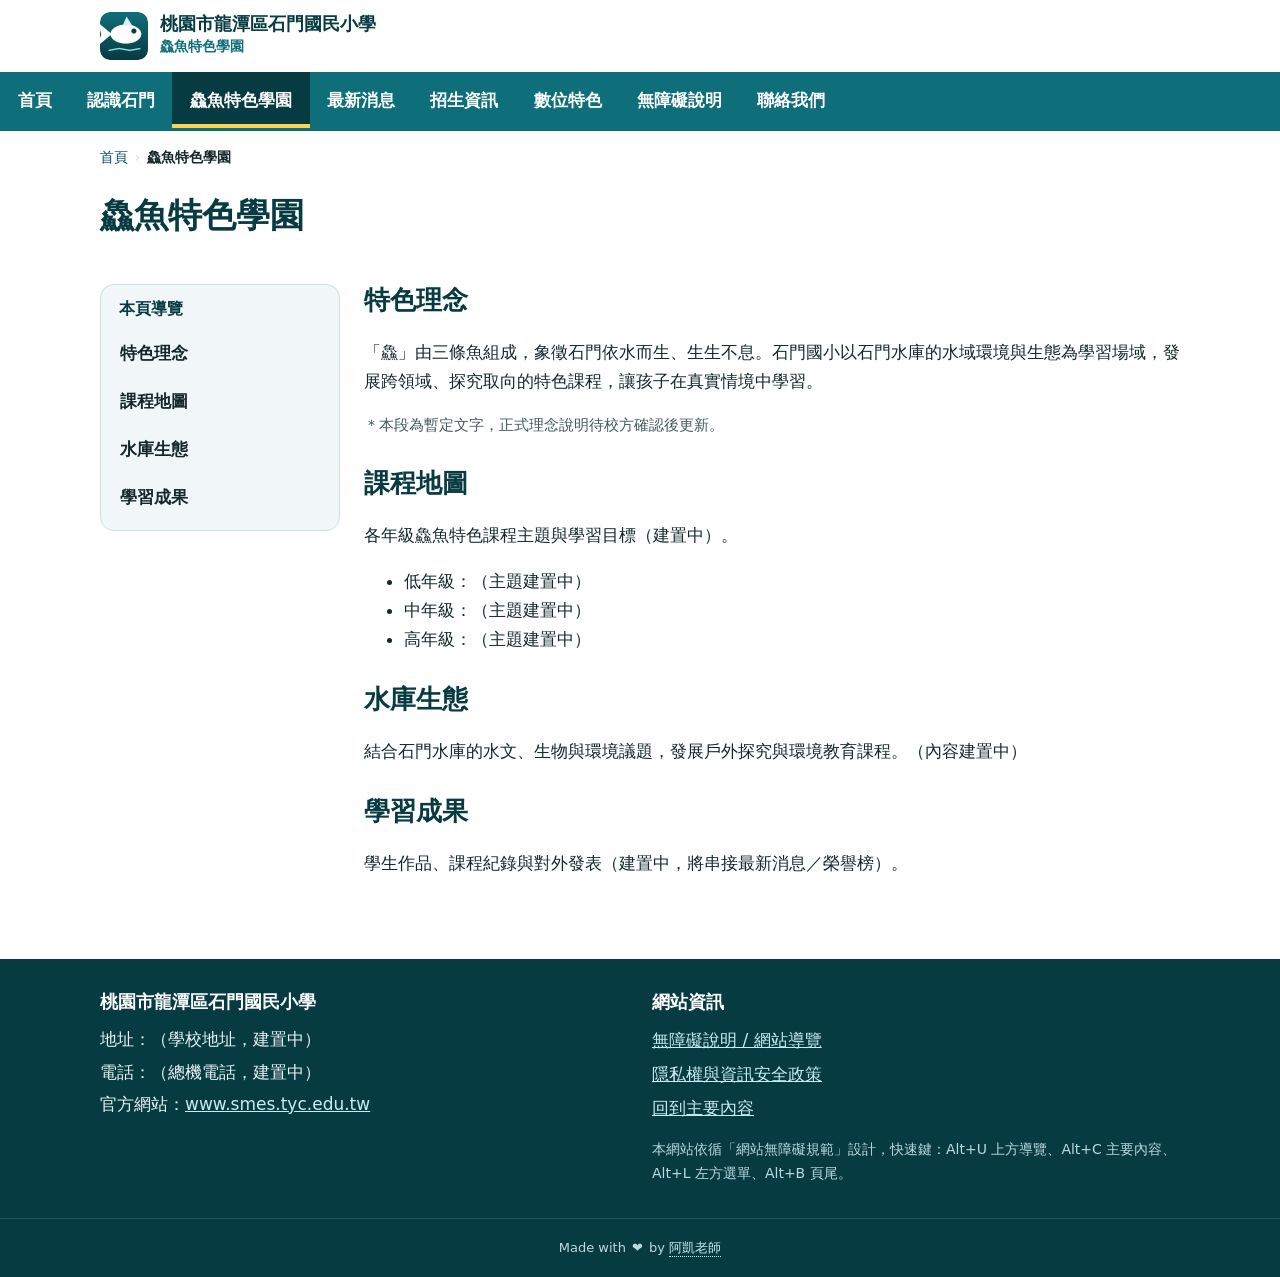
<file: feature.html>
<!DOCTYPE html>
<html lang="zh-Hant">
<head>
  <meta charset="UTF-8" />
  <meta name="viewport" content="width=device-width, initial-scale=1.0" />
  <title>鱻魚特色學園｜桃園市龍潭區石門國民小學</title>
  <meta name="description" content="石門國小鱻魚特色學園：以石門水庫在地生態為場域的探究式特色課程。" />
  <meta name="theme-color" content="#0e6e7a" />
  <link rel="canonical" href="https://www.smes.tyc.edu.tw/" />
  <link rel="icon" href="favicon.ico" sizes="any" />
  <link rel="icon" type="image/svg+xml" href="favicon.svg" />
  <link rel="apple-touch-icon" href="apple-touch-icon.png" />
  <link rel="manifest" href="manifest.webmanifest" />
  <meta property="og:type" content="website" />
  <meta property="og:site_name" content="桃園市龍潭區石門國民小學" />
  <meta property="og:title" content="鱻魚特色學園｜桃園市龍潭區石門國民小學" />
  <meta property="og:description" content="石門國小鱻魚特色學園：以石門水庫在地生態為場域的探究式特色課程。" />
  <meta property="og:image" content="assets/og.png" />
  <meta property="og:locale" content="zh_TW" />
  <meta name="twitter:card" content="summary_large_image" />
  <link rel="stylesheet" href="css/style.css" />
</head>
<body>

  <a class="skip-link" href="#main">跳至主要內容</a>

  <nav class="accesskey-area" aria-label="網頁快速鍵">
    <a id="ak-u" href="#nav" accesskey="U" title="上方導覽連結區，快速鍵 Alt+U">:::</a>
    <a id="ak-c" href="#main" accesskey="C" title="中央主要內容區，快速鍵 Alt+C">:::</a>
    <a id="ak-l" href="#sidenav" accesskey="L" title="左方區塊選單，快速鍵 Alt+L">:::</a>
    <a id="ak-b" href="#footer" accesskey="B" title="下方頁尾資訊區，快速鍵 Alt+B">:::</a>
  </nav>

  <header class="site-header">
    <div class="container site-header__inner">
      <a class="brand" href="index.html" aria-label="石門國小首頁">
        <img class="brand__logo" src="assets/icon-192.png" width="48" height="48" alt="石門國小校徽" />
        <span class="brand__text">
          <span class="brand__name">桃園市龍潭區石門國民小學</span>
          <span class="brand__tagline">鱻魚特色學園</span>
        </span>
      </a>
      <button class="nav-toggle" type="button" aria-expanded="false" aria-controls="nav" aria-label="開啟主選單">
        <span class="nav-toggle__bar" aria-hidden="true"></span>
        <span class="nav-toggle__bar" aria-hidden="true"></span>
        <span class="nav-toggle__bar" aria-hidden="true"></span>
        <span class="nav-toggle__label">選單</span>
      </button>
    </div>
    <nav id="nav" class="main-nav" aria-label="主選單">
      <ul class="container main-nav__list">
        <li><a href="index.html">首頁</a></li>
        <li><a href="about.html">認識石門</a></li>
        <li><a href="feature.html" aria-current="page">鱻魚特色學園</a></li>
        <li><a href="news.html">最新消息</a></li>
        <li><a href="admission.html">招生資訊</a></li>
        <li><a href="digital.html">數位特色</a></li>
        <li><a href="accessibility.html">無障礙說明</a></li>
        <li><a href="#footer">聯絡我們</a></li>
      </ul>
    </nav>
  </header>

  <main id="main" class="main">
    <div class="container">
      <nav class="breadcrumb" aria-label="麵包屑導覽">
        <ol>
          <li><a href="index.html">首頁</a></li>
          <li aria-current="page">鱻魚特色學園</li>
        </ol>
      </nav>

      <h1>鱻魚特色學園</h1>

      <div class="page">
        <nav class="sidenav" id="sidenav" aria-label="鱻魚特色學園 區塊選單">
          <h2 class="sidenav__title">本頁導覽</h2>
          <ul>
            <li><a href="#idea">特色理念</a></li>
            <li><a href="#map">課程地圖</a></li>
            <li><a href="#eco">水庫生態</a></li>
            <li><a href="#outcome">學習成果</a></li>
          </ul>
        </nav>
        <div class="content">
          <section id="idea" aria-labelledby="idea-h">
            <h2 id="idea-h">特色理念</h2>
            <p>「鱻」由三條魚組成，象徵石門依水而生、生生不息。石門國小以石門水庫的水域環境與生態為學習場域，發展跨領域、探究取向的特色課程，讓孩子在真實情境中學習。</p>
            <p class="muted">＊本段為暫定文字，正式理念說明待校方確認後更新。</p>
          </section>
          <section id="map" aria-labelledby="map-h">
            <h2 id="map-h">課程地圖</h2>
            <p>各年級鱻魚特色課程主題與學習目標（建置中）。</p>
            <ul>
              <li>低年級：（主題建置中）</li>
              <li>中年級：（主題建置中）</li>
              <li>高年級：（主題建置中）</li>
            </ul>
          </section>
          <section id="eco" aria-labelledby="eco-h">
            <h2 id="eco-h">水庫生態</h2>
            <p>結合石門水庫的水文、生物與環境議題，發展戶外探究與環境教育課程。（內容建置中）</p>
          </section>
          <section id="outcome" aria-labelledby="outcome-h">
            <h2 id="outcome-h">學習成果</h2>
            <p>學生作品、課程紀錄與對外發表（建置中，將串接最新消息／榮譽榜）。</p>
          </section>
        </div>
      </div>
    </div>
  </main>

  <footer id="footer" class="site-footer">
    <div class="container site-footer__grid">
      <div class="site-footer__col">
        <h2 class="site-footer__heading">桃園市龍潭區石門國民小學</h2>
        <address class="site-footer__contact">
          地址：（學校地址，建置中）<br />
          電話：（總機電話，建置中）<br />
          官方網站：<a href="https://www.smes.tyc.edu.tw/">www.smes.tyc.edu.tw</a>
        </address>
      </div>
      <div class="site-footer__col">
        <h2 class="site-footer__heading">網站資訊</h2>
        <ul class="site-footer__links">
          <li><a href="accessibility.html">無障礙說明 / 網站導覽</a></li>
          <li><a href="privacy.html">隱私權與資訊安全政策</a></li>
          <li><a href="#main">回到主要內容</a></li>
        </ul>
        <p class="site-footer__a11y-note">
          本網站依循「網站無障礙規範」設計，快速鍵：Alt+U 上方導覽、Alt+C 主要內容、Alt+L 左方選單、Alt+B 頁尾。
        </p>
      </div>
    </div>
    <div class="site-credit">
      Made with <span class="site-credit__heart" aria-label="愛心">❤️</span> by
      <a href="https://www.smes.tyc.edu.tw/modules/school/index.php?department_id=2&zone_id=0&page_id=2&content_id=11&type=news&from_op=all_news#a5" target="_blank" rel="noopener noreferrer" class="site-credit__author">阿凱老師</a>
    </div>
  </footer>

  <script src="js/main.js"></script>
</body>
</html>
</file>
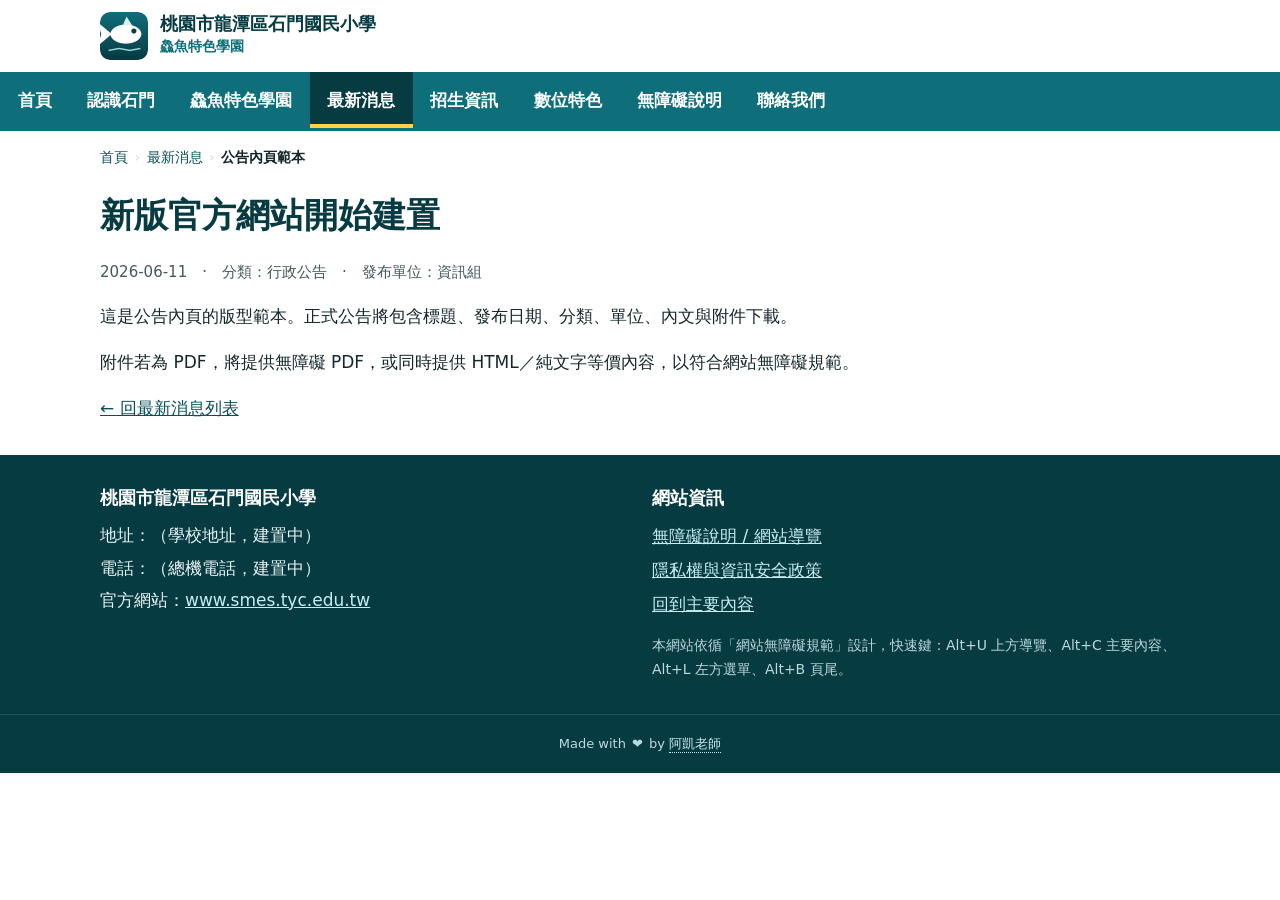
<file: news-article.html>
<!DOCTYPE html>
<html lang="zh-Hant">
<head>
  <meta charset="UTF-8" />
  <meta name="viewport" content="width=device-width, initial-scale=1.0" />
  <title>公告內頁範本｜桃園市龍潭區石門國民小學</title>
  <meta name="description" content="石門國小公告內頁範本。" />
  <meta name="theme-color" content="#0e6e7a" />
  <link rel="canonical" href="https://www.smes.tyc.edu.tw/" />
  <link rel="icon" href="favicon.ico" sizes="any" />
  <link rel="icon" type="image/svg+xml" href="favicon.svg" />
  <link rel="apple-touch-icon" href="apple-touch-icon.png" />
  <link rel="manifest" href="manifest.webmanifest" />
  <meta property="og:type" content="website" />
  <meta property="og:site_name" content="桃園市龍潭區石門國民小學" />
  <meta property="og:title" content="公告內頁範本｜桃園市龍潭區石門國民小學" />
  <meta property="og:description" content="石門國小公告內頁範本。" />
  <meta property="og:image" content="assets/og.png" />
  <meta property="og:locale" content="zh_TW" />
  <meta name="twitter:card" content="summary_large_image" />
  <link rel="stylesheet" href="css/style.css" />
</head>
<body>

  <a class="skip-link" href="#main">跳至主要內容</a>

  <nav class="accesskey-area" aria-label="網頁快速鍵">
    <a id="ak-u" href="#nav" accesskey="U" title="上方導覽連結區，快速鍵 Alt+U">:::</a>
    <a id="ak-c" href="#main" accesskey="C" title="中央主要內容區，快速鍵 Alt+C">:::</a>
    <a id="ak-b" href="#footer" accesskey="B" title="下方頁尾資訊區，快速鍵 Alt+B">:::</a>
  </nav>

  <header class="site-header">
    <div class="container site-header__inner">
      <a class="brand" href="index.html" aria-label="石門國小首頁">
        <img class="brand__logo" src="assets/icon-192.png" width="48" height="48" alt="石門國小校徽" />
        <span class="brand__text">
          <span class="brand__name">桃園市龍潭區石門國民小學</span>
          <span class="brand__tagline">鱻魚特色學園</span>
        </span>
      </a>
      <button class="nav-toggle" type="button" aria-expanded="false" aria-controls="nav" aria-label="開啟主選單">
        <span class="nav-toggle__bar" aria-hidden="true"></span>
        <span class="nav-toggle__bar" aria-hidden="true"></span>
        <span class="nav-toggle__bar" aria-hidden="true"></span>
        <span class="nav-toggle__label">選單</span>
      </button>
    </div>
    <nav id="nav" class="main-nav" aria-label="主選單">
      <ul class="container main-nav__list">
        <li><a href="index.html">首頁</a></li>
        <li><a href="about.html">認識石門</a></li>
        <li><a href="feature.html">鱻魚特色學園</a></li>
        <li><a href="news.html" aria-current="page">最新消息</a></li>
        <li><a href="admission.html">招生資訊</a></li>
        <li><a href="digital.html">數位特色</a></li>
        <li><a href="accessibility.html">無障礙說明</a></li>
        <li><a href="#footer">聯絡我們</a></li>
      </ul>
    </nav>
  </header>

  <main id="main" class="main">
    <div class="container">
      <nav class="breadcrumb" aria-label="麵包屑導覽">
        <ol>
          <li><a href="index.html">首頁</a></li>
          <li><a href="news.html">最新消息</a></li>
          <li aria-current="page">公告內頁範本</li>
        </ol>
      </nav>

      <h1>新版官方網站開始建置</h1>

      <div class="content">
          <p class="muted"><time datetime="2026-06-11">2026-06-11</time>　·　分類：行政公告　·　發布單位：資訊組</p>
          <section aria-label="公告內文">
            <p>這是公告內頁的版型範本。正式公告將包含標題、發布日期、分類、單位、內文與附件下載。</p>
            <p>附件若為 PDF，將提供無障礙 PDF，或同時提供 HTML／純文字等價內容，以符合網站無障礙規範。</p>
          </section>
          <p><a href="news.html">← 回最新消息列表</a></p>
      </div>
    </div>
  </main>

  <footer id="footer" class="site-footer">
    <div class="container site-footer__grid">
      <div class="site-footer__col">
        <h2 class="site-footer__heading">桃園市龍潭區石門國民小學</h2>
        <address class="site-footer__contact">
          地址：（學校地址，建置中）<br />
          電話：（總機電話，建置中）<br />
          官方網站：<a href="https://www.smes.tyc.edu.tw/">www.smes.tyc.edu.tw</a>
        </address>
      </div>
      <div class="site-footer__col">
        <h2 class="site-footer__heading">網站資訊</h2>
        <ul class="site-footer__links">
          <li><a href="accessibility.html">無障礙說明 / 網站導覽</a></li>
          <li><a href="privacy.html">隱私權與資訊安全政策</a></li>
          <li><a href="#main">回到主要內容</a></li>
        </ul>
        <p class="site-footer__a11y-note">
          本網站依循「網站無障礙規範」設計，快速鍵：Alt+U 上方導覽、Alt+C 主要內容、Alt+L 左方選單、Alt+B 頁尾。
        </p>
      </div>
    </div>
    <div class="site-credit">
      Made with <span class="site-credit__heart" aria-label="愛心">❤️</span> by
      <a href="https://www.smes.tyc.edu.tw/modules/school/index.php?department_id=2&zone_id=0&page_id=2&content_id=11&type=news&from_op=all_news#a5" target="_blank" rel="noopener noreferrer" class="site-credit__author">阿凱老師</a>
    </div>
  </footer>

  <script src="js/main.js"></script>
</body>
</html>
</file>
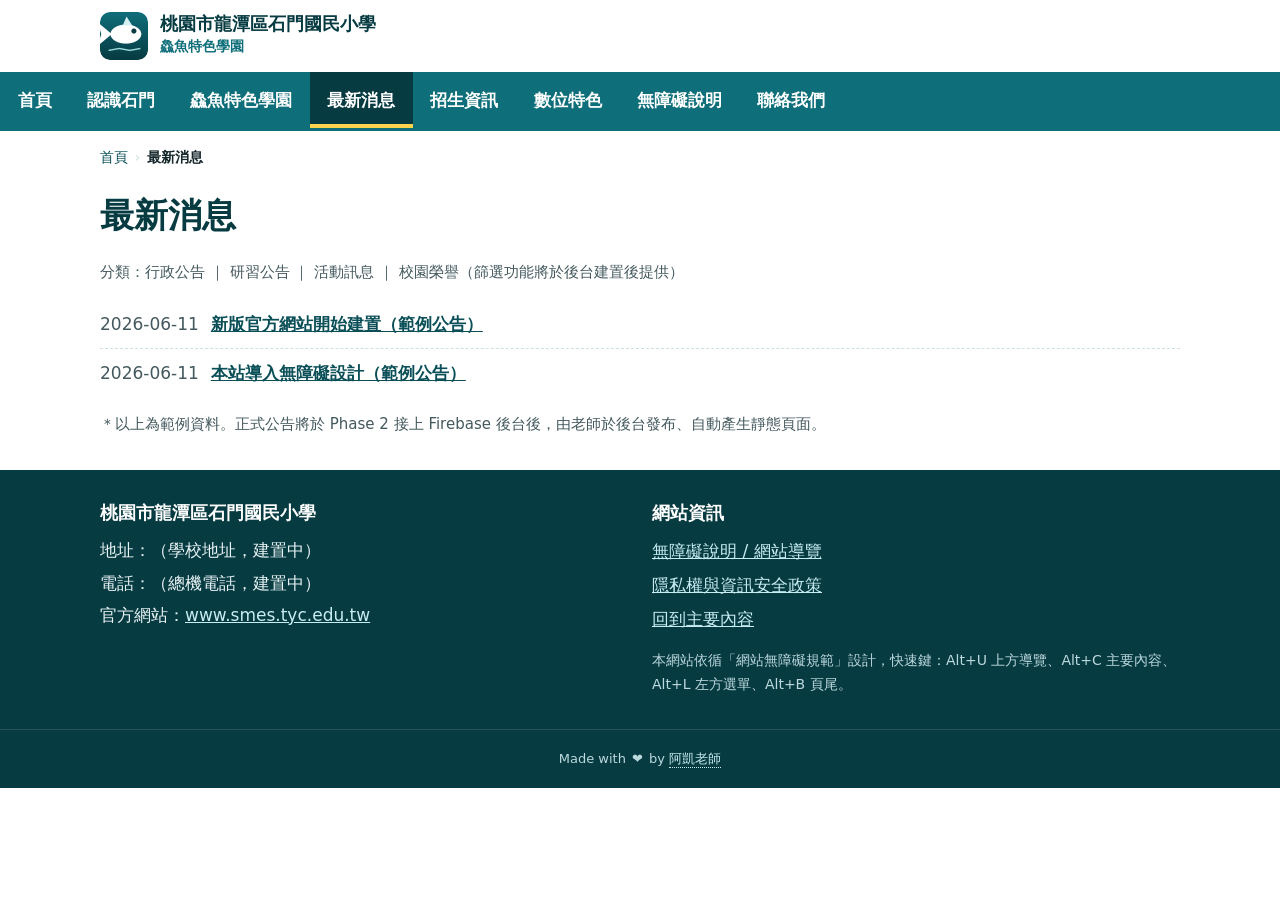
<file: news.html>
<!DOCTYPE html>
<html lang="zh-Hant">
<head>
  <meta charset="UTF-8" />
  <meta name="viewport" content="width=device-width, initial-scale=1.0" />
  <title>最新消息｜桃園市龍潭區石門國民小學</title>
  <meta name="description" content="石門國小最新消息：行政公告、研習公告、活動訊息與校園榮譽。" />
  <meta name="theme-color" content="#0e6e7a" />
  <link rel="canonical" href="https://www.smes.tyc.edu.tw/" />
  <link rel="icon" href="favicon.ico" sizes="any" />
  <link rel="icon" type="image/svg+xml" href="favicon.svg" />
  <link rel="apple-touch-icon" href="apple-touch-icon.png" />
  <link rel="manifest" href="manifest.webmanifest" />
  <meta property="og:type" content="website" />
  <meta property="og:site_name" content="桃園市龍潭區石門國民小學" />
  <meta property="og:title" content="最新消息｜桃園市龍潭區石門國民小學" />
  <meta property="og:description" content="石門國小最新消息：行政公告、研習公告、活動訊息與校園榮譽。" />
  <meta property="og:image" content="assets/og.png" />
  <meta property="og:locale" content="zh_TW" />
  <meta name="twitter:card" content="summary_large_image" />
  <link rel="stylesheet" href="css/style.css" />
</head>
<body>

  <a class="skip-link" href="#main">跳至主要內容</a>

  <nav class="accesskey-area" aria-label="網頁快速鍵">
    <a id="ak-u" href="#nav" accesskey="U" title="上方導覽連結區，快速鍵 Alt+U">:::</a>
    <a id="ak-c" href="#main" accesskey="C" title="中央主要內容區，快速鍵 Alt+C">:::</a>
    <a id="ak-b" href="#footer" accesskey="B" title="下方頁尾資訊區，快速鍵 Alt+B">:::</a>
  </nav>

  <header class="site-header">
    <div class="container site-header__inner">
      <a class="brand" href="index.html" aria-label="石門國小首頁">
        <img class="brand__logo" src="assets/icon-192.png" width="48" height="48" alt="石門國小校徽" />
        <span class="brand__text">
          <span class="brand__name">桃園市龍潭區石門國民小學</span>
          <span class="brand__tagline">鱻魚特色學園</span>
        </span>
      </a>
      <button class="nav-toggle" type="button" aria-expanded="false" aria-controls="nav" aria-label="開啟主選單">
        <span class="nav-toggle__bar" aria-hidden="true"></span>
        <span class="nav-toggle__bar" aria-hidden="true"></span>
        <span class="nav-toggle__bar" aria-hidden="true"></span>
        <span class="nav-toggle__label">選單</span>
      </button>
    </div>
    <nav id="nav" class="main-nav" aria-label="主選單">
      <ul class="container main-nav__list">
        <li><a href="index.html">首頁</a></li>
        <li><a href="about.html">認識石門</a></li>
        <li><a href="feature.html">鱻魚特色學園</a></li>
        <li><a href="news.html" aria-current="page">最新消息</a></li>
        <li><a href="admission.html">招生資訊</a></li>
        <li><a href="digital.html">數位特色</a></li>
        <li><a href="accessibility.html">無障礙說明</a></li>
        <li><a href="#footer">聯絡我們</a></li>
      </ul>
    </nav>
  </header>

  <main id="main" class="main">
    <div class="container">
      <nav class="breadcrumb" aria-label="麵包屑導覽">
        <ol>
          <li><a href="index.html">首頁</a></li>
          <li aria-current="page">最新消息</li>
        </ol>
      </nav>

      <h1>最新消息</h1>

      <div class="content">
          <p class="muted">分類：行政公告 ｜ 研習公告 ｜ 活動訊息 ｜ 校園榮譽（篩選功能將於後台建置後提供）</p>
          <ul class="news-list">
            <li class="news-list__item">
              <span class="news-list__date"><time datetime="2026-06-11">2026-06-11</time></span>
              <a class="news-list__link" href="news-article.html">新版官方網站開始建置（範例公告）</a>
            </li>
            <li class="news-list__item">
              <span class="news-list__date"><time datetime="2026-06-11">2026-06-11</time></span>
              <a class="news-list__link" href="news-article.html">本站導入無障礙設計（範例公告）</a>
            </li>
          </ul>
          <p class="muted">＊以上為範例資料。正式公告將於 Phase 2 接上 Firebase 後台後，由老師於後台發布、自動產生靜態頁面。</p>
      </div>
    </div>
  </main>

  <footer id="footer" class="site-footer">
    <div class="container site-footer__grid">
      <div class="site-footer__col">
        <h2 class="site-footer__heading">桃園市龍潭區石門國民小學</h2>
        <address class="site-footer__contact">
          地址：（學校地址，建置中）<br />
          電話：（總機電話，建置中）<br />
          官方網站：<a href="https://www.smes.tyc.edu.tw/">www.smes.tyc.edu.tw</a>
        </address>
      </div>
      <div class="site-footer__col">
        <h2 class="site-footer__heading">網站資訊</h2>
        <ul class="site-footer__links">
          <li><a href="accessibility.html">無障礙說明 / 網站導覽</a></li>
          <li><a href="privacy.html">隱私權與資訊安全政策</a></li>
          <li><a href="#main">回到主要內容</a></li>
        </ul>
        <p class="site-footer__a11y-note">
          本網站依循「網站無障礙規範」設計，快速鍵：Alt+U 上方導覽、Alt+C 主要內容、Alt+L 左方選單、Alt+B 頁尾。
        </p>
      </div>
    </div>
    <div class="site-credit">
      Made with <span class="site-credit__heart" aria-label="愛心">❤️</span> by
      <a href="https://www.smes.tyc.edu.tw/modules/school/index.php?department_id=2&zone_id=0&page_id=2&content_id=11&type=news&from_op=all_news#a5" target="_blank" rel="noopener noreferrer" class="site-credit__author">阿凱老師</a>
    </div>
  </footer>

  <script src="js/main.js"></script>
</body>
</html>
</file>
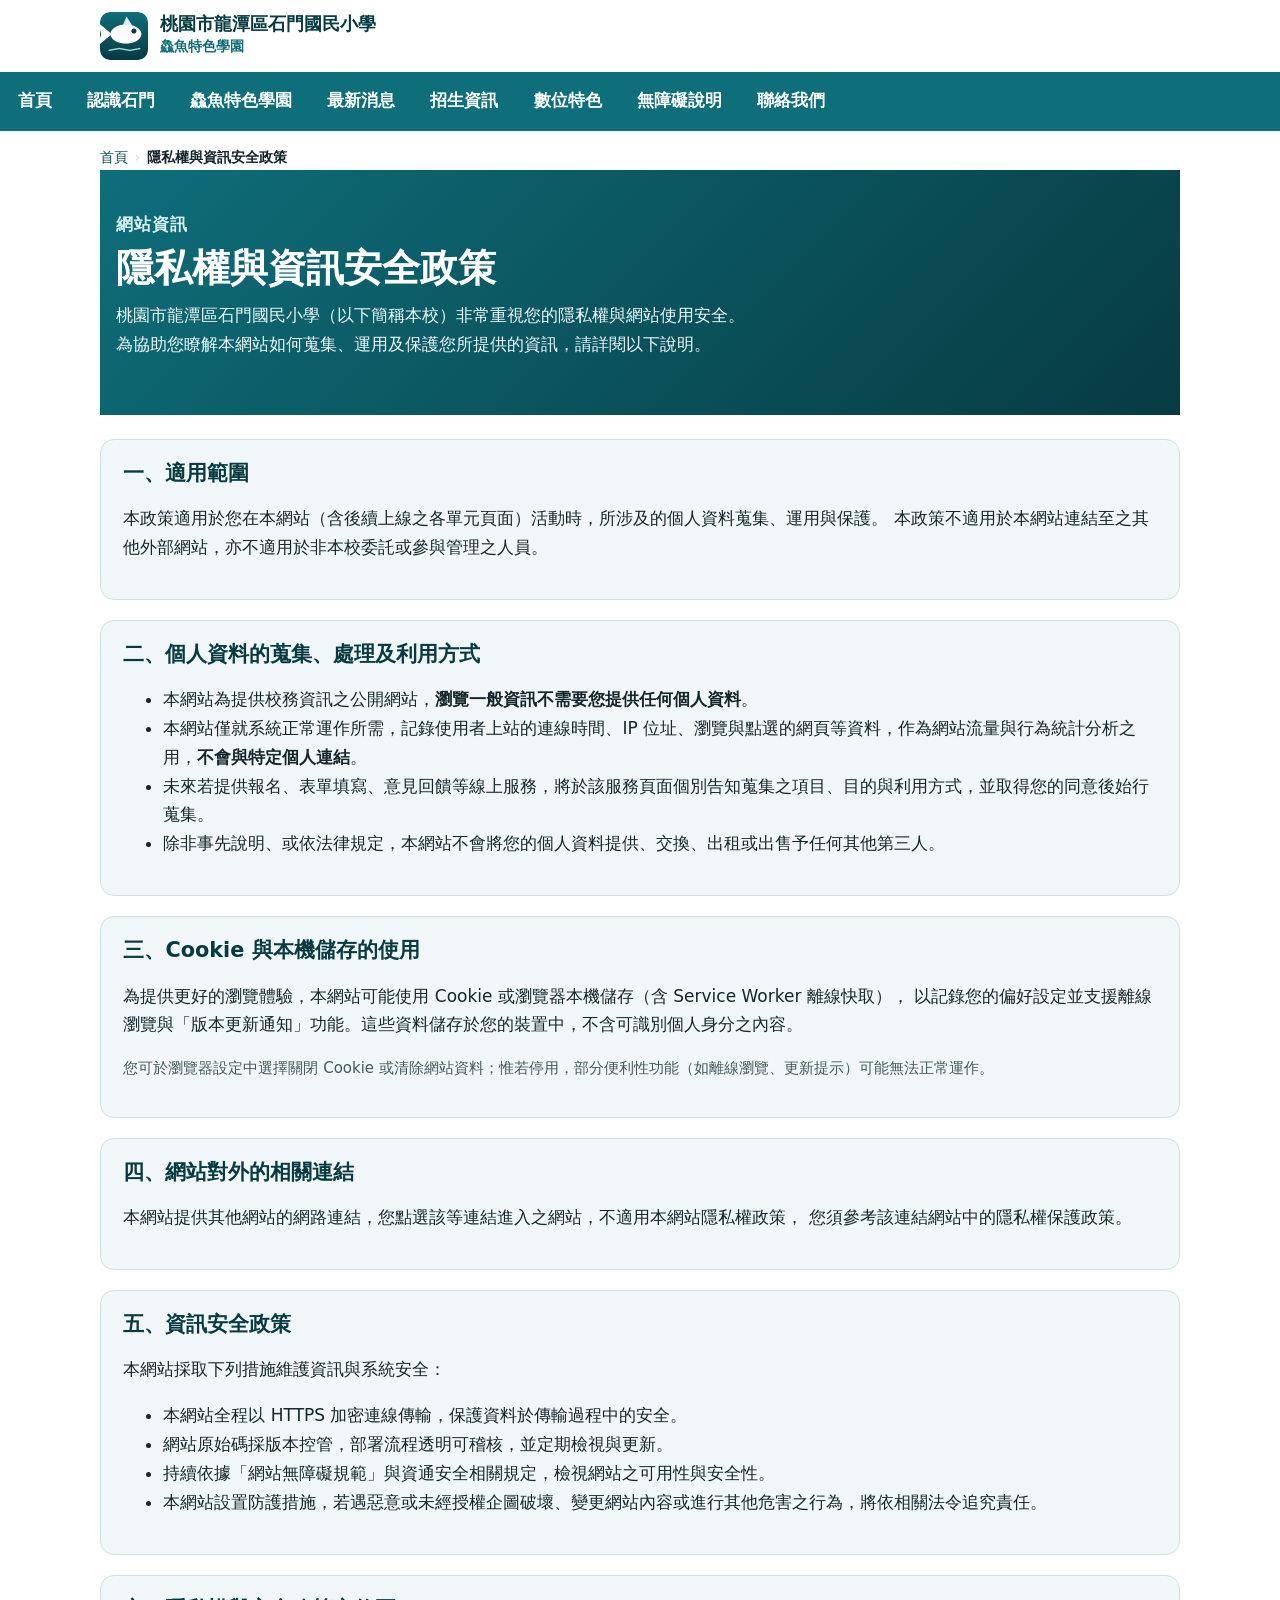
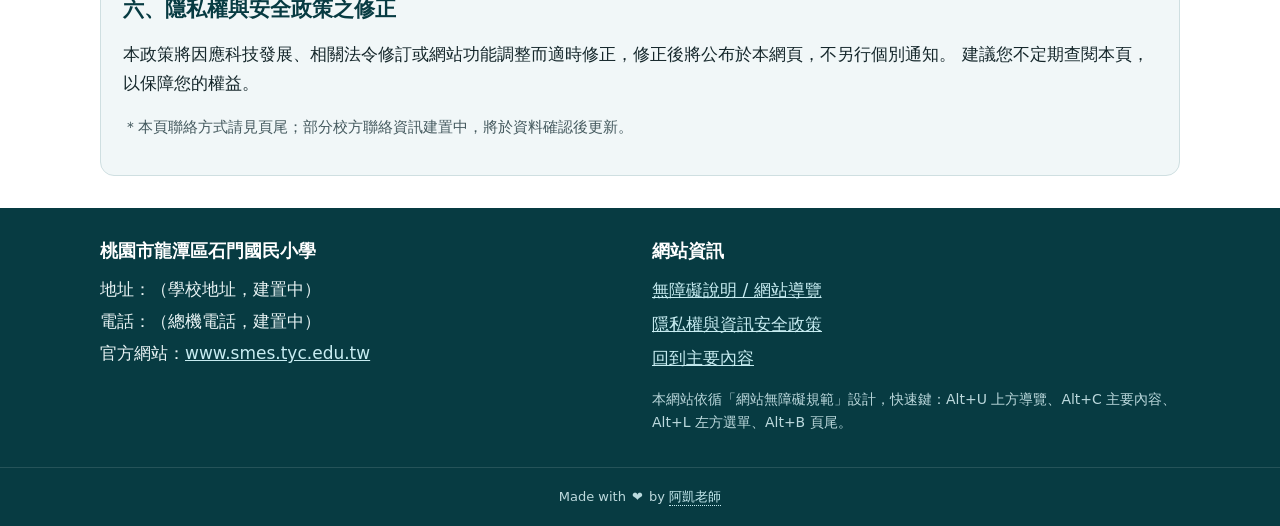
<file: privacy.html>
<!DOCTYPE html>
<html lang="zh-Hant">
<head>
  <meta charset="UTF-8" />
  <meta name="viewport" content="width=device-width, initial-scale=1.0" />
  <title>隱私權與資訊安全政策｜桃園市龍潭區石門國民小學</title>
  <meta name="description" content="桃園市龍潭區石門國民小學官方網站隱私權保護政策與資訊安全政策：個人資料蒐集處理利用方式、Cookie 與本機儲存說明、對外連結與安全維護措施。" />
  <meta name="theme-color" content="#0e6e7a" />
  <link rel="canonical" href="https://www.smes.tyc.edu.tw/" />
  <link rel="icon" href="favicon.ico" sizes="any" />
  <link rel="icon" type="image/svg+xml" href="favicon.svg" />
  <link rel="apple-touch-icon" href="apple-touch-icon.png" />
  <link rel="manifest" href="manifest.webmanifest" />
  <link rel="stylesheet" href="css/style.css" />
</head>
<body>

  <a class="skip-link" href="#main">跳至主要內容</a>

  <nav class="accesskey-area" aria-label="網頁快速鍵">
    <a id="ak-u" href="#nav" accesskey="U" title="上方導覽連結區，快速鍵 Alt+U">:::</a>
    <a id="ak-c" href="#main" accesskey="C" title="中央主要內容區，快速鍵 Alt+C">:::</a>
    <a id="ak-b" href="#footer" accesskey="B" title="下方頁尾資訊區，快速鍵 Alt+B">:::</a>
  </nav>

  <header class="site-header">
    <div class="container site-header__inner">
      <a class="brand" href="index.html" aria-label="石門國小首頁">
        <img class="brand__logo" src="assets/icon-192.png" width="48" height="48" alt="石門國小校徽" />
        <span class="brand__text">
          <span class="brand__name">桃園市龍潭區石門國民小學</span>
          <span class="brand__tagline">鱻魚特色學園</span>
        </span>
      </a>
      <button class="nav-toggle" type="button" aria-expanded="false" aria-controls="nav" aria-label="開啟主選單">
        <span class="nav-toggle__bar" aria-hidden="true"></span>
        <span class="nav-toggle__bar" aria-hidden="true"></span>
        <span class="nav-toggle__bar" aria-hidden="true"></span>
        <span class="nav-toggle__label">選單</span>
      </button>
    </div>
    <nav id="nav" class="main-nav" aria-label="主選單">
      <ul class="container main-nav__list">
        <li><a href="index.html">首頁</a></li>
        <li><a href="about.html">認識石門</a></li>
        <li><a href="feature.html">鱻魚特色學園</a></li>
        <li><a href="news.html">最新消息</a></li>
        <li><a href="admission.html">招生資訊</a></li>
        <li><a href="digital.html">數位特色</a></li>
        <li><a href="accessibility.html">無障礙說明</a></li>
        <li><a href="#footer">聯絡我們</a></li>
      </ul>
    </nav>
  </header>

  <main id="main" class="main">
    <div class="container">
      <nav class="breadcrumb" aria-label="麵包屑導覽">
        <ol>
          <li><a href="index.html">首頁</a></li>
          <li aria-current="page">隱私權與資訊安全政策</li>
        </ol>
      </nav>

      <section class="hero" aria-labelledby="privacy-title">
        <div class="container">
          <p class="hero__eyebrow">網站資訊</p>
          <h1 id="privacy-title" class="hero__title">隱私權與資訊安全政策</h1>
          <p class="hero__lead">
            桃園市龍潭區石門國民小學（以下簡稱本校）非常重視您的隱私權與網站使用安全。
            為協助您瞭解本網站如何蒐集、運用及保護您所提供的資訊，請詳閱以下說明。
          </p>
        </div>
      </section>

      <div class="content">

        <section class="card" aria-labelledby="scope-h" style="margin-top:1.5rem">
          <h2 id="scope-h">一、適用範圍</h2>
          <p>
            本政策適用於您在本網站（含後續上線之各單元頁面）活動時，所涉及的個人資料蒐集、運用與保護。
            本政策不適用於本網站連結至之其他外部網站，亦不適用於非本校委託或參與管理之人員。
          </p>
        </section>

        <section class="card" aria-labelledby="collect-h" style="margin-top:1.25rem">
          <h2 id="collect-h">二、個人資料的蒐集、處理及利用方式</h2>
          <ul>
            <li>本網站為提供校務資訊之公開網站，<strong>瀏覽一般資訊不需要您提供任何個人資料</strong>。</li>
            <li>本網站僅就系統正常運作所需，記錄使用者上站的連線時間、IP 位址、瀏覽與點選的網頁等資料，作為網站流量與行為統計分析之用，<strong>不會與特定個人連結</strong>。</li>
            <li>未來若提供報名、表單填寫、意見回饋等線上服務，將於該服務頁面個別告知蒐集之項目、目的與利用方式，並取得您的同意後始行蒐集。</li>
            <li>除非事先說明、或依法律規定，本網站不會將您的個人資料提供、交換、出租或出售予任何其他第三人。</li>
          </ul>
        </section>

        <section class="card" aria-labelledby="cookie-h" style="margin-top:1.25rem">
          <h2 id="cookie-h">三、Cookie 與本機儲存的使用</h2>
          <p>
            為提供更好的瀏覽體驗，本網站可能使用 Cookie 或瀏覽器本機儲存（含 Service Worker 離線快取），
            以記錄您的偏好設定並支援離線瀏覽與「版本更新通知」功能。這些資料儲存於您的裝置中，不含可識別個人身分之內容。
          </p>
          <p class="muted">
            您可於瀏覽器設定中選擇關閉 Cookie 或清除網站資料；惟若停用，部分便利性功能（如離線瀏覽、更新提示）可能無法正常運作。
          </p>
        </section>

        <section class="card" aria-labelledby="link-h" style="margin-top:1.25rem">
          <h2 id="link-h">四、網站對外的相關連結</h2>
          <p>
            本網站提供其他網站的網路連結，您點選該等連結進入之網站，不適用本網站隱私權政策，
            您須參考該連結網站中的隱私權保護政策。
          </p>
        </section>

        <section class="card" aria-labelledby="security-h" style="margin-top:1.25rem">
          <h2 id="security-h">五、資訊安全政策</h2>
          <p>本網站採取下列措施維護資訊與系統安全：</p>
          <ul>
            <li>本網站全程以 HTTPS 加密連線傳輸，保護資料於傳輸過程中的安全。</li>
            <li>網站原始碼採版本控管，部署流程透明可稽核，並定期檢視與更新。</li>
            <li>持續依據「網站無障礙規範」與資通安全相關規定，檢視網站之可用性與安全性。</li>
            <li>本網站設置防護措施，若遇惡意或未經授權企圖破壞、變更網站內容或進行其他危害之行為，將依相關法令追究責任。</li>
          </ul>
        </section>

        <section class="card" aria-labelledby="amend-h" style="margin:1.25rem 0 1.5rem">
          <h2 id="amend-h">六、隱私權與安全政策之修正</h2>
          <p>
            本政策將因應科技發展、相關法令修訂或網站功能調整而適時修正，修正後將公布於本網頁，不另行個別通知。
            建議您不定期查閱本頁，以保障您的權益。
          </p>
          <p class="muted">＊本頁聯絡方式請見頁尾；部分校方聯絡資訊建置中，將於資料確認後更新。</p>
        </section>

      </div>
    </div>
  </main>

  <footer id="footer" class="site-footer">
    <div class="container site-footer__grid">
      <div class="site-footer__col">
        <h2 class="site-footer__heading">桃園市龍潭區石門國民小學</h2>
        <address class="site-footer__contact">
          地址：（學校地址，建置中）<br />
          電話：（總機電話，建置中）<br />
          官方網站：<a href="https://www.smes.tyc.edu.tw/">www.smes.tyc.edu.tw</a>
        </address>
      </div>
      <div class="site-footer__col">
        <h2 class="site-footer__heading">網站資訊</h2>
        <ul class="site-footer__links">
          <li><a href="accessibility.html">無障礙說明 / 網站導覽</a></li>
          <li><a href="privacy.html" aria-current="page">隱私權與資訊安全政策</a></li>
          <li><a href="#main">回到主要內容</a></li>
        </ul>
        <p class="site-footer__a11y-note">
          本網站依循「網站無障礙規範」設計，快速鍵：Alt+U 上方導覽、Alt+C 主要內容、Alt+L 左方選單、Alt+B 頁尾。
        </p>
      </div>
    </div>
    <div class="site-credit">
      Made with <span class="site-credit__heart" aria-label="愛心">❤️</span> by
      <a
        href="https://www.smes.tyc.edu.tw/modules/school/index.php?department_id=2&zone_id=0&page_id=2&content_id=11&type=news&from_op=all_news#a5"
        target="_blank"
        rel="noopener noreferrer"
        class="site-credit__author"
      >阿凱老師</a>
    </div>
  </footer>

  <script src="js/main.js"></script>
</body>
</html>
</file>
<file: css/style.css>
/* =========================================================
   石門國小官網 — 基礎樣式（無障礙優先）
   設計原則：高對比、焦點可見、可縮放、RWD、尊重 reduced-motion
   ========================================================= */

:root {
  --brand:       #0e6e7a;   /* 主色：水庫／鱻魚 teal */
  --brand-dark:  #0a4f58;   /* 連結文字用（白底對比 > 4.5:1） */
  --brand-darker:#073b42;
  --accent:      #c8431f;   /* 暖色強調（白底對比達標） */
  --text:        #15272b;   /* 主文字（近黑，極高對比） */
  --muted:       #44595e;   /* 次要文字（白底對比 > 4.5:1） */
  --bg:          #ffffff;
  --bg-soft:     #f1f7f8;
  --border:      #cfdfe1;
  --focus:       #b8341d;   /* 焦點外框：高辨識暖紅 */
  --maxw:        1080px;
  --radius:      14px;
}

/* ---------- 基礎 ---------- */
*,
*::before,
*::after { box-sizing: border-box; }

html { font-size: 100%; -webkit-text-size-adjust: 100%; }

body {
  margin: 0;
  font-family: "Noto Sans TC", "Microsoft JhengHei", system-ui, -apple-system, "Segoe UI", sans-serif;
  font-size: 1.0625rem;     /* 17px，可隨瀏覽器縮放 */
  line-height: 1.7;
  color: var(--text);
  background: var(--bg);
}

.container { width: min(100% - 2rem, var(--maxw)); margin-inline: auto; }

a { color: var(--brand-dark); }
a:hover { color: var(--accent); }

img { max-width: 100%; height: auto; }

h1, h2, h3 { line-height: 1.3; color: var(--brand-darker); }

.muted { color: var(--muted); font-size: 0.9375rem; }

/* ---------- 焦點可見（WCAG 2.4.7，務必保留） ---------- */
:focus-visible {
  outline: 3px solid var(--focus);
  outline-offset: 2px;
  border-radius: 4px;
}

/* ---------- 跳至主要內容（隱藏至取得焦點） ---------- */
.skip-link {
  position: absolute;
  left: 50%;
  top: -120px;
  transform: translateX(-50%);
  z-index: 1000;
  background: var(--brand-darker);
  color: #fff;
  padding: 0.6rem 1.2rem;
  border-radius: 0 0 10px 10px;
  font-weight: 700;
  text-decoration: none;
  transition: top .2s ease;
}
.skip-link:focus { top: 0; color: #fff; }

/* ---------- 內容定位點 ::: 與快速鍵 ---------- */
.accesskey-area { line-height: 0; }
.accesskey-area a {
  position: absolute;
  left: -9999px;
  width: 1px;
  height: 1px;
  overflow: hidden;
}
.accesskey-area a:focus {           /* 取得焦點時顯示 ::: */
  position: static;
  left: auto;
  width: auto;
  height: auto;
  display: inline-block;
  margin: 4px;
  padding: 4px 8px;
  background: var(--brand-darker);
  color: #fff;
  font-weight: 700;
}

/* ---------- 頁首 ---------- */
.site-header {
  background: var(--bg);
  border-bottom: 3px solid var(--brand);
}
.site-header__inner {
  display: flex;
  align-items: center;
  justify-content: space-between;
  gap: 1rem;
  padding-block: 0.75rem;
}
.brand {
  display: flex;
  align-items: center;
  gap: 0.75rem;
  min-width: 0;                /* 允許正常收縮，避免被擠成一行一字 */
  text-decoration: none;
  color: var(--brand-darker);
}
.brand__logo { border-radius: 10px; flex: none; }
.brand__text { display: flex; flex-direction: column; min-width: 0; }
.brand__name { font-size: 1.15rem; font-weight: 800; line-height: 1.2; }
.brand__tagline { font-size: 0.85rem; color: var(--brand); font-weight: 600; }

/* 主選單列 */
.main-nav { background: var(--brand); }
.main-nav__list {
  list-style: none;
  margin: 0;
  padding: 0;
  display: flex;
  flex-wrap: wrap;
}
.main-nav__list a {
  display: block;
  padding: 0.85rem 1.1rem;
  color: #fff;
  text-decoration: none;
  font-weight: 600;
}
.main-nav__list a:hover,
.main-nav__list a:focus-visible { background: var(--brand-dark); color: #fff; }
.main-nav__list a[aria-current="page"] {
  background: var(--brand-darker);
  box-shadow: inset 0 -4px 0 #fcd34d;
}

/* 漢堡按鈕（桌機隱藏） */
.nav-toggle {
  display: none;
  align-items: center;
  gap: 0.4rem;
  min-height: 44px;
  padding: 0.4rem 0.8rem;
  background: var(--brand);
  color: #fff;
  border: none;
  border-radius: 10px;
  font-weight: 700;
  cursor: pointer;
}
.nav-toggle__bar { width: 20px; height: 2px; background: #fff; display: block; }
.nav-toggle__label { font-size: 0.95rem; }

/* ---------- Hero ---------- */
.hero {
  background: linear-gradient(135deg, var(--brand) 0%, var(--brand-darker) 100%);
  color: #fff;
  padding-block: 2.5rem;
}
.hero__eyebrow { margin: 0 0 0.25rem; font-weight: 600; color: #d7f0f3; letter-spacing: .05em; }
.hero__title { margin: 0 0 0.5rem; font-size: clamp(1.7rem, 4vw, 2.4rem); color: #fff; }
.hero__lead { margin: 0 0 1rem; max-width: 60ch; color: #eef9fa; }
.hero__note {
  display: inline-block;
  margin: 0;
  background: rgba(255,255,255,.16);
  border: 1px solid rgba(255,255,255,.4);
  padding: 0.5rem 0.9rem;
  border-radius: 10px;
  font-size: 0.95rem;
}

/* ---------- 內容版面 ---------- */
.layout {
  display: grid;
  grid-template-columns: repeat(auto-fit, minmax(min(100%, 300px), 1fr));
  gap: 1.25rem;
  padding-block: 2rem;
}
.card {
  background: var(--bg-soft);
  border: 1px solid var(--border);
  border-radius: var(--radius);
  padding: 1.25rem 1.4rem;
}
.card h2 { margin-top: 0; font-size: 1.3rem; }

.news-list { list-style: none; margin: 0; padding: 0; }
.news-list__item {
  display: flex;
  gap: 0.75rem;
  padding: 0.6rem 0;
  border-bottom: 1px dashed var(--border);
}
.news-list__item:last-child { border-bottom: none; }
.news-list__date { color: var(--muted); font-variant-numeric: tabular-nums; flex: none; }
.news-list__link { font-weight: 600; }

.quicklinks { list-style: none; margin: 0; padding: 0; display: flex; flex-wrap: wrap; gap: 0.6rem; }
.quicklinks a {
  display: inline-block;
  padding: 0.5rem 0.9rem;
  background: #fff;
  border: 1px solid var(--border);
  border-radius: 999px;
  text-decoration: none;
  font-weight: 600;
}
.quicklinks a:hover,
.quicklinks a:focus-visible { border-color: var(--brand); background: #fff; }

/* ---------- 內頁版型：麵包屑 + 左側區塊選單 ---------- */
.breadcrumb { padding-top: 0.9rem; }
.breadcrumb ol {
  list-style: none; display: flex; flex-wrap: wrap; gap: 0.4rem;
  margin: 0; padding: 0; font-size: 0.9rem; color: var(--muted);
}
.breadcrumb li::after { content: "›"; margin-left: 0.4rem; color: var(--border); }
.breadcrumb li:last-child::after { content: ""; }
.breadcrumb a { text-decoration: none; }
.breadcrumb [aria-current="page"] { color: var(--text); font-weight: 600; }

.page {
  display: grid;
  grid-template-columns: 240px 1fr;
  gap: 1.5rem;
  padding-block: 1.5rem 2rem;
  align-items: start;
}
.sidenav {
  background: var(--bg-soft);
  border: 1px solid var(--border);
  border-radius: var(--radius);
  padding: 0.5rem;
  position: sticky;
  top: 1rem;
}
.sidenav__title { font-size: 1rem; margin: 0.4rem 0.6rem 0.6rem; color: var(--brand-darker); }
.sidenav ul { list-style: none; margin: 0; padding: 0; }
.sidenav a {
  display: block; padding: 0.6rem 0.7rem; border-radius: 8px;
  text-decoration: none; color: var(--text); font-weight: 600;
}
.sidenav a:hover,
.sidenav a:focus-visible { background: #fff; }
.sidenav a[aria-current="page"] { background: var(--brand); color: #fff; }
.content > section { scroll-margin-top: 1rem; }
.content > section + section { margin-top: 1.8rem; }
.content h2 { margin-top: 0; }

/* ---------- 頁尾 ---------- */
.site-footer {
  background: var(--brand-darker);
  color: #e8f3f4;
  margin-top: 2rem;
}
.site-footer a { color: #c7ecf1; }
.site-footer a:hover { color: #fff; }
.site-footer__grid {
  display: grid;
  grid-template-columns: repeat(auto-fit, minmax(min(100%, 260px), 1fr));
  gap: 1.5rem;
  padding-block: 2rem;
}
.site-footer__heading { font-size: 1.1rem; color: #fff; margin: 0 0 0.6rem; }
.site-footer__contact { font-style: normal; line-height: 1.9; }
.site-footer__links { list-style: none; margin: 0 0 0.8rem; padding: 0; line-height: 2; }
.site-footer__a11y-note { font-size: 0.875rem; color: #bcd9dd; margin: 0; }

/* 作者署名 */
.site-credit {
  text-align: center;
  padding: 18px 16px;
  font-size: 13px;
  color: #bcd9dd;
  border-top: 1px solid rgba(255,255,255,.12);
}
.site-credit__heart { display: inline-block; margin: 0 2px; filter: saturate(1.1); }
.site-credit__author {
  color: #e8f3f4;
  text-decoration: none;
  border-bottom: 1px dotted currentColor;
  padding-bottom: 1px;
  transition: color .2s, border-color .2s;
}
.site-credit__author:hover { color: #fcd34d; border-bottom-color: #fcd34d; }

/* ---------- RWD：行動裝置收合選單 ---------- */
@media (max-width: 768px) {
  .nav-toggle { display: inline-flex; flex: none; }
  .main-nav { display: none; }
  .main-nav.is-open { display: block; }
  .main-nav__list { flex-direction: column; }
  .main-nav__list a { padding: 0.9rem 1rem; border-top: 1px solid rgba(255,255,255,.15); }
  /* 縮小品牌字級，讓長校名在窄螢幕自然折成兩行而非一字一行 */
  .brand__logo { width: 40px; height: 40px; }
  .brand__name { font-size: 1rem; }
  .brand__tagline { font-size: 0.78rem; }
  /* 內頁：左側選單改為堆疊在內容上方 */
  .page { grid-template-columns: 1fr; }
  .sidenav { position: static; }
}

/* ---------- 尊重「減少動態效果」偏好（WCAG 2.3.3 / 動暈） ---------- */
@media (prefers-reduced-motion: reduce) {
  *, *::before, *::after {
    animation-duration: 0.001ms !important;
    animation-iteration-count: 1 !important;
    transition-duration: 0.001ms !important;
    scroll-behavior: auto !important;
  }
}

/* ---------- 列印 ---------- */
@media print {
  .skip-link, .accesskey-area, .nav-toggle, .main-nav { display: none; }
  body { color: #000; font-size: 12pt; }
  .hero { background: none; color: #000; }
}
</file>
